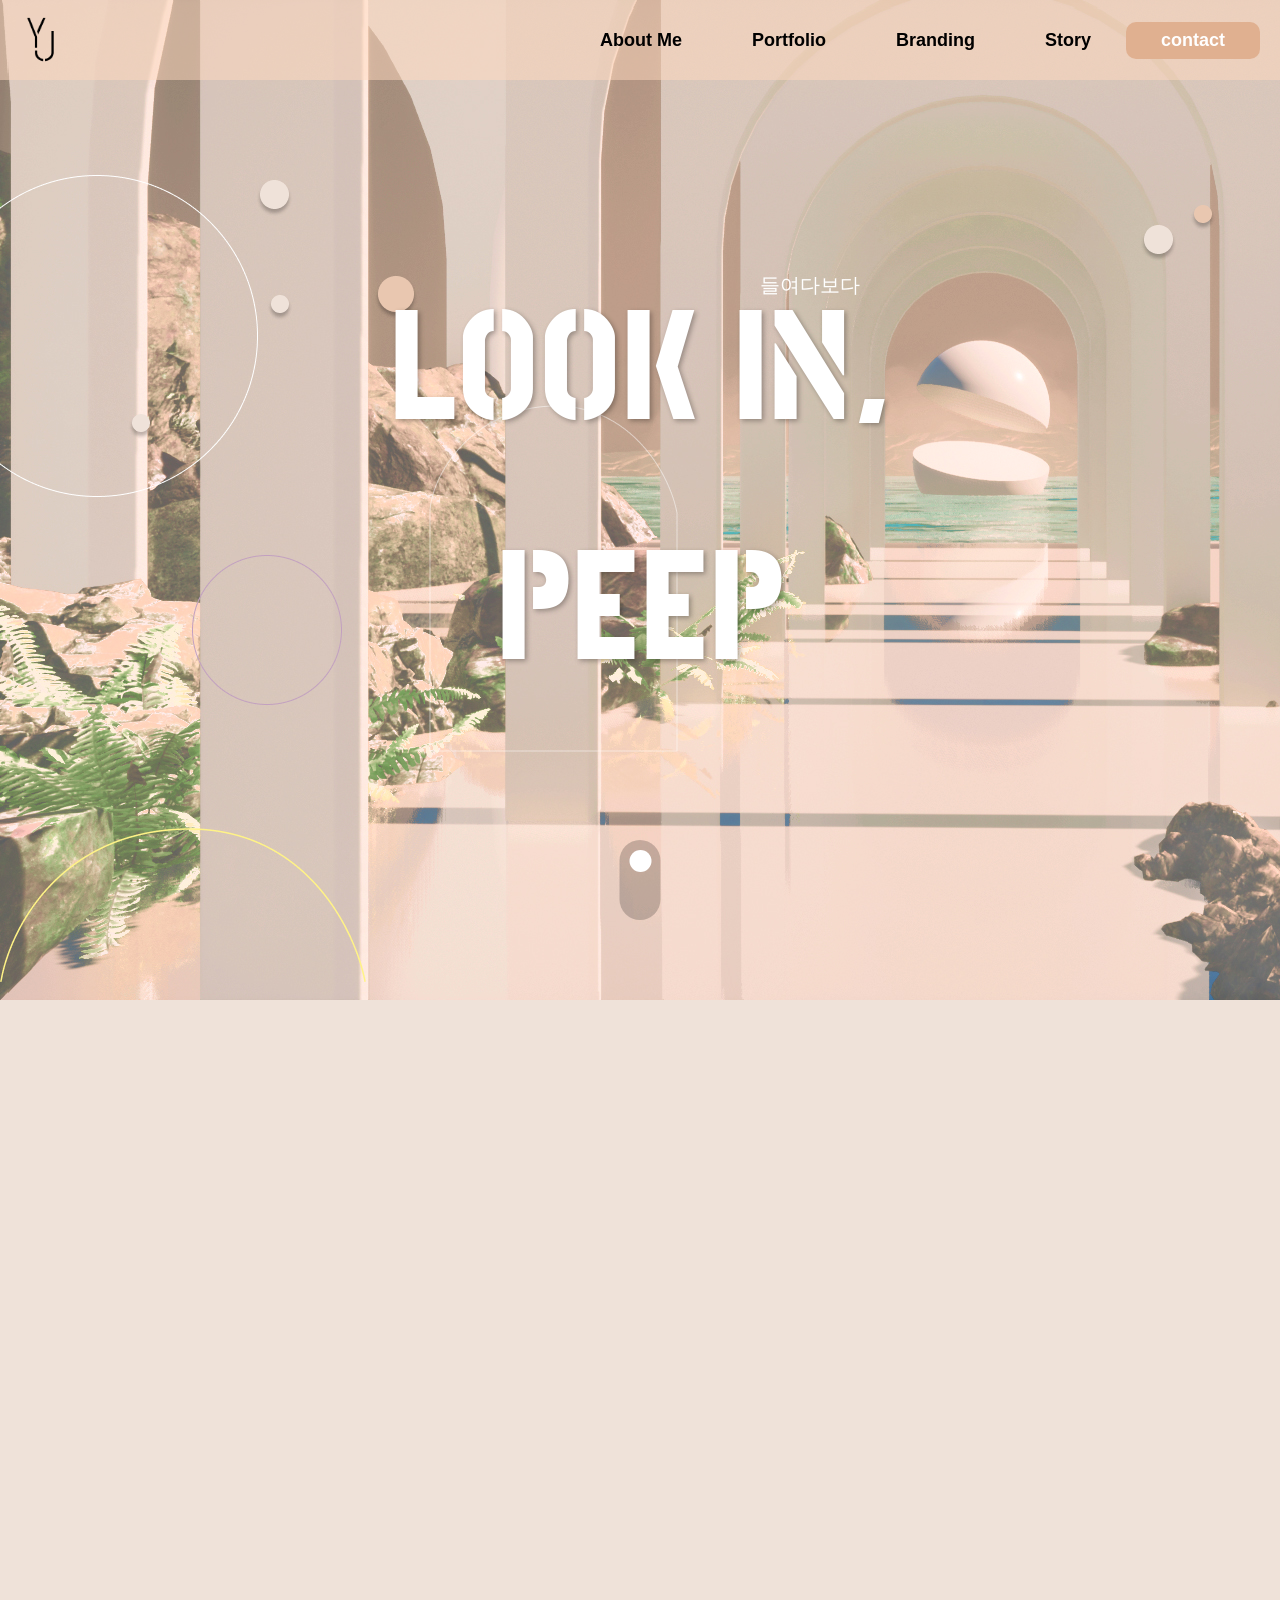
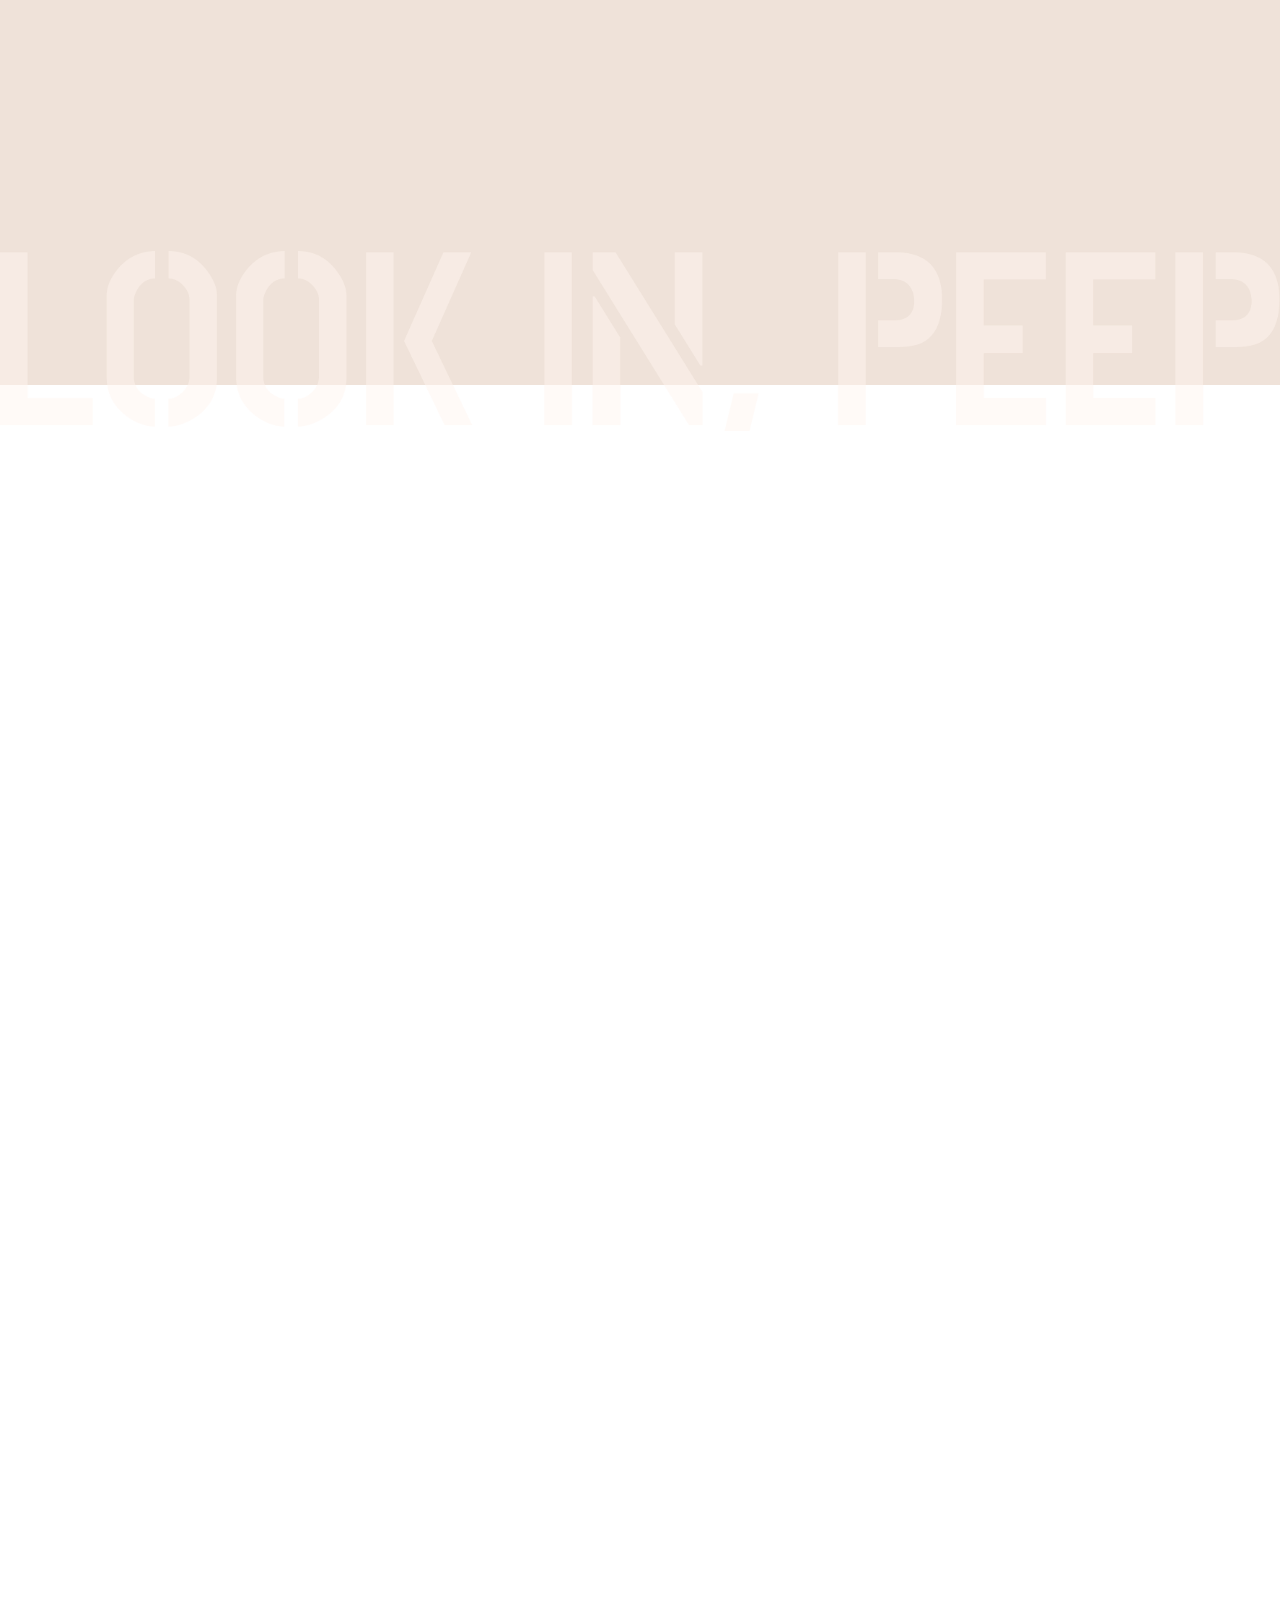
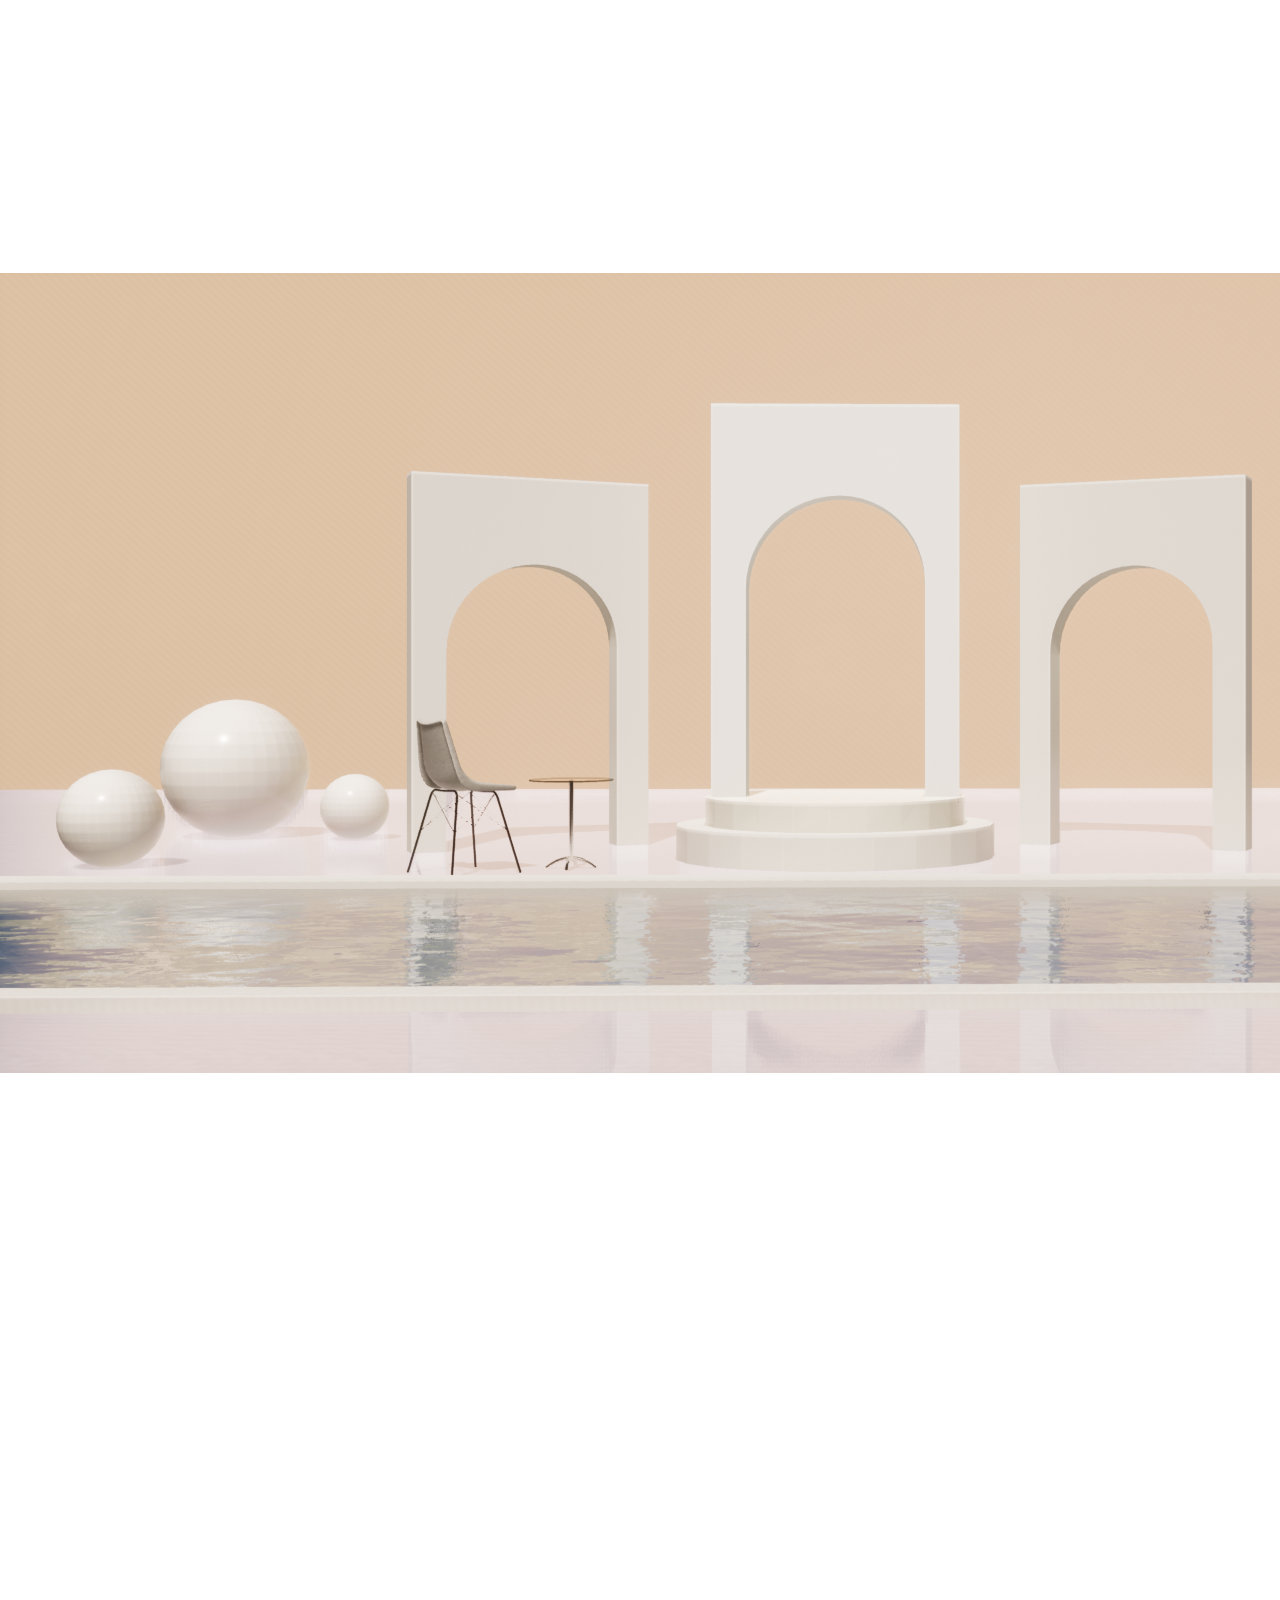
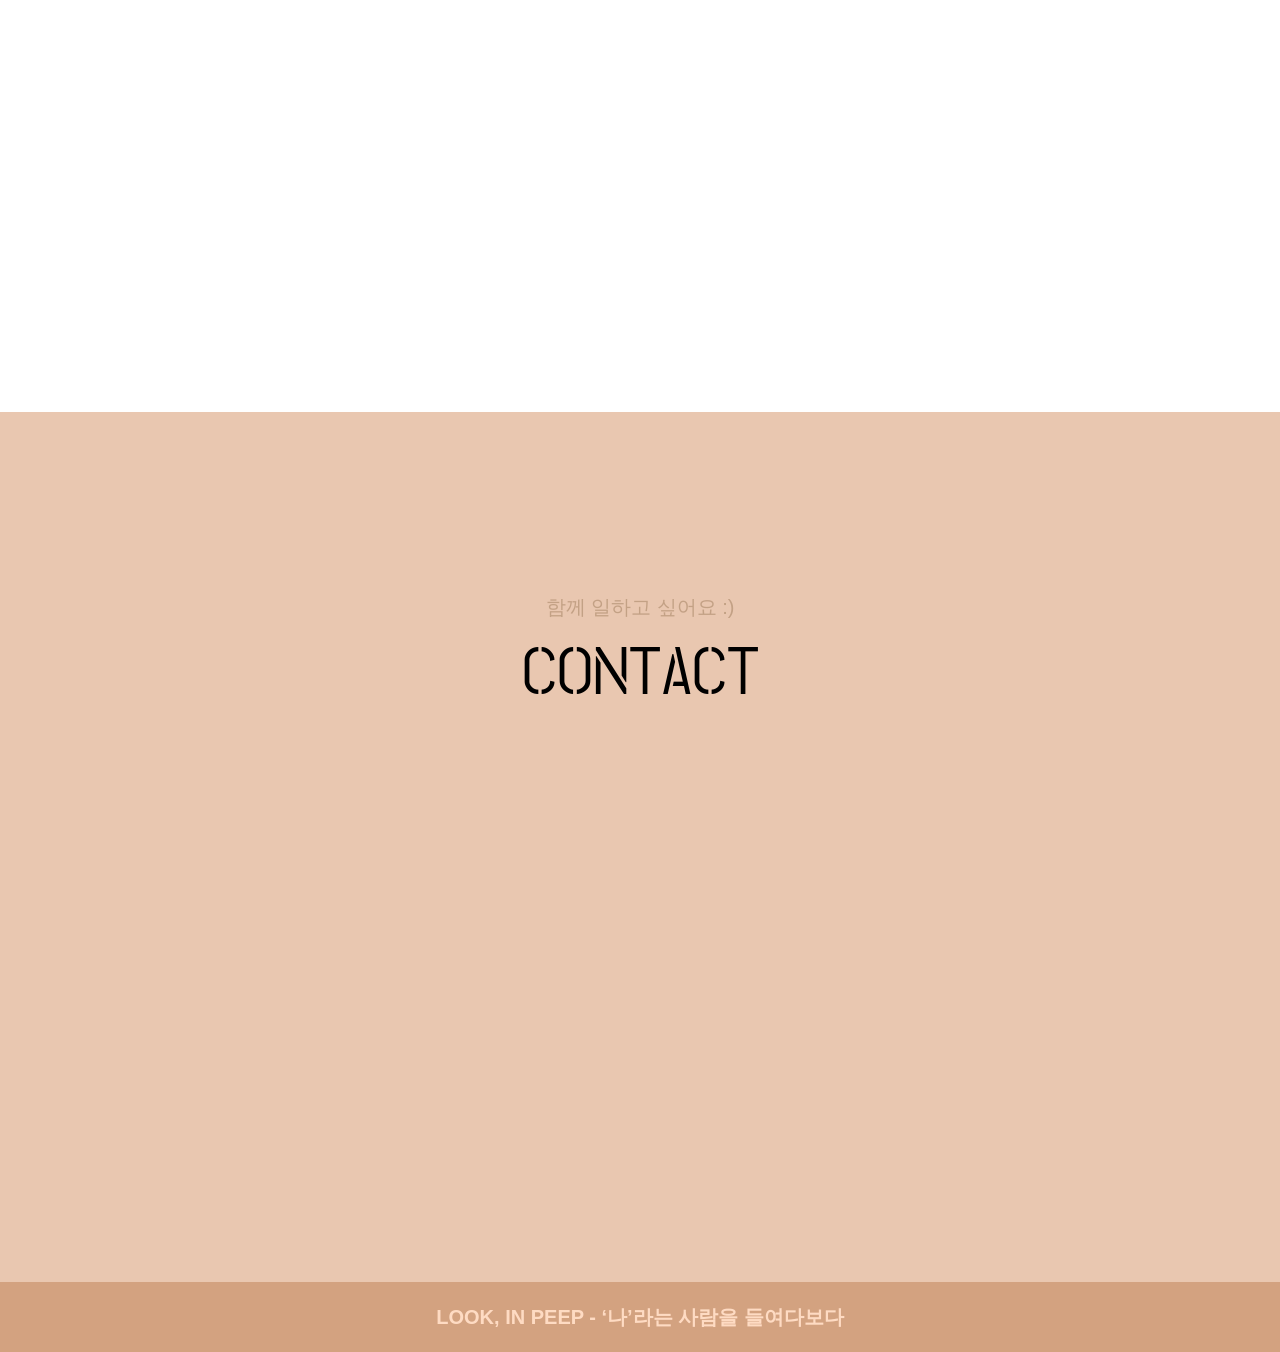
<file: index.html>
<!DOCTYPE html>
<html lang="ko">
  <head>
    <meta charset="UTF-8" />
    <meta http-equiv="X-UA-Compatible" content="IE=edge" />
    <meta name="viewport" content="width=device-width, initial-scale=1.0" />
    <title>Look In, PeeP</title>

    <link rel="stylesheet" href="./css/aos.css" />
    <link rel="stylesheet" href="./css/reset.css" />
    <link rel="stylesheet" href="./css/slick.css" />
    <link rel="stylesheet" href="./css/style.css" />

    <link rel="icon" href="./favicon.ico" type="image/x-icon" sizes="16x16" />

    <script src="./js/loading.js" defer></script>
    <script src="./js/mouse.js" defer></script>
    <script src="./js/jquery-3.3.1.min.js"></script>
    <script src="./js/aos.js"></script>
    <script src="./js/slick.min.js"></script>
    <script src="./js/script.js"></script>
    <script src="./js/script-more.js"></script>

    <meta
      name="naver-site-verification"
      content="67d83409f04881b9aa21c3d822371bcecfa0131a"
    />
  </head>

  <body>
    <!-- 버튼 -->
    <a href="#container" class="skip hidden">본문 바로가기</a>
    <button class="btn-top" type="button">
      <div class="hidden">TOP</div>
    </button>
    <!-- 마우스스타일 -->
    <div class="cursor"></div>
    <div class="follower"></div>

    <header id="header">
      <div class="inner">
        <nav>
          <h1 class="logo">
            <a href="#"><i class="hidden">YJ</i></a>
          </h1>
          <ul class="gnb">
            <li><a href="#sec1">About Me</a></li>
            <li><a href="#sec2">Portfolio</a></li>
            <li><a href="#sec3">Branding</a></li>
            <li><a href="#sec4">Story</a></li>
            <li><a href="#sec5">contact</a></li>
          </ul>
        </nav>
      </div>
    </header>

    <main id="container">
      <section class="visual">
        <div class="obj-wrap">
          <div class="obj1"></div>
          <div class="obj2"></div>
          <div class="obj3"></div>
          <div class="obj4"></div>
          <div class="obj5"></div>
        </div>
        <div class="inner">
          <div class="visual-title">
            <p
              data-aos="fade-up"
              data-aos-duration="5000"
              data-aos-delay="2000"
            >
              들여다보다
            </p>
            <h2
              data-aos="zoom-in-up"
              data-aos-duration="8000"
              data-aos-delay="1400"
            >
              LOOK IN, PEEP
            </h2>
            <strong
              data-aos="fade-down"
              data-aos-duration="5000"
              data-aos-delay="1000"
              >직접뛰는 디자이너 김예진입니다.</strong
            >
          </div>
          <span></span>
        </div>
      </section>

      <section class="about-me" id="sec1">
        <div class="inner">
          <div class="title-box" data-aos="fade-up" data-aos-duration="1000">
            <p>반갑습니다. 김예진이라고 합니다.</p>
            <h2>ABOUT ME</h2>
          </div>
          <div
            class="about-title"
            data-aos="fade-down"
            data-aos-duration="2000"
          >
            <div class="about-title-01">
              <div>
                <p>#설계</p>
                <p>#기획</p>
                <p>#인테리어</p>
                <p>#디자인</p>
              </div>
              <h3>
                사용자의 입장에서 <strong>공감</strong>하는<br />디자이너 김예진
                입니다 :)
              </h3>
              <figure>
                <img src="./img/about-me/id-picture.jpg" alt="" />
              </figure>
            </div>

            <div class="about-title-02">
              <section>
                <h4>ABOUT ME</h4>
                <ul>
                  <li><strong>김예진</strong></li>
                  <li>2000.02.19</li>
                  <li>010-3199-0358</li>
                  <li>고양시 삼송로136번길</li>
                  <li>kyz0219@naver.com</li>
                </ul>
              </section>
              <section>
                <h4>CERTIFICATE</h4>
                <ul>
                  <li>2019.05 ITQ</li>
                  <li>2022.09 운전면허 2종보통</li>
                  <li>2022.12 바리스타2급</li>
                </ul>
              </section>
              <section>
                <h4>EDUCATION</h4>
                <ul>
                  <li>2018.02 실내디자인 전문대학 입학</li>
                  <li>2020.01 마포구 건축사무소 입사</li>
                  <li>2020.02 실내디자인 전문대학 졸업</li>
                  <li>2022.06 마포구 건축사무소 퇴사</li>
                  <li>2022.09 프리랜서 & 수강생</li>
                </ul>
              </section>
              <section>
                <h4>PROGRAM USE</h4>
                <ul>
                  <li><img src="./img/about-me/Group 1.png" alt="cad" /></li>
                  <li><img src="./img/about-me/Group 2.png" alt="skp" /></li>
                  <li><img src="./img/about-me/Group 3.png" alt="tw" /></li>
                  <li><img src="./img/about-me/Group 4.png" alt="vray" /></li>
                  <li><img src="./img/about-me/Group 5.png" alt="html" /></li>
                  <li><img src="./img/about-me/Group 6.png" alt="css" /></li>
                  <li><img src="./img/about-me/Group 7.png" alt="js" /></li>
                  <li><img src="./img/about-me/Group 8.png" alt="jquery" /></li>
                  <li><img src="./img/about-me/Group 9.png" alt="ps" /></li>
                  <li><img src="./img/about-me/Group 10.png" alt="ai" /></li>
                  <li><img src="./img/about-me/Group 11.png" alt="id" /></li>
                </ul>
              </section>
            </div>
          </div>
        </div>
        <p class="backtxt">
          <img src="./img/about-me/LOOK IN, PEEP.png" alt="" />
        </p>
      </section>
      <section class="portfolio" id="sec2">
        <!-- 팝업창 -->
        <!-- <div class="dim"></div>
            <div class="popup">

                <button type="button" class="btn-close">close</button>
            </div> -->
        <div class="title-box" data-aos="fade-up">
          <p>결과물을 모아모아</p>
          <h2>PORTFOLIO</h2>
        </div>
        <div class="portfolio-main">
          <ul class="portfolio-list">
            <li data-aos="fade-up" data-aos-duration="2000">
              <div>
                <h3>인테리어</h3>
                <p>실내디자인 전공 실력</p>
                <a href="./more.html" class="port-link" data-index="0"
                  >구경하기 ></a
                >
              </div>
              <img src="./img/portfolio/interior.png" alt="인테리어" />
            </li>

            <li
              data-aos="fade-up"
              data-aos-duration="2000"
              data-aos-delay="500"
            >
              <div>
                <h3>건축설계</h3>
                <p>종합건축사무소 성과품</p>
                <a href="./more.html" class="port-link" data-index="1"
                  >구경하기 ></a
                >
              </div>
              <img src="./img/portfolio/architectural.png" alt="건축" />
            </li>

            <li data-aos="fade-up" data-aos-duration="2000">
              <div>
                <h3>프리랜서 활동</h3>
                <p>같이 일하고 싶은 사람</p>
                <a href="./more.html" class="port-link" data-index="2"
                  >구경하기 ></a
                >
              </div>
              <img src="./img/portfolio/freelance.png" alt="프리랜서" />
            </li>

            <li
              data-aos="fade-up"
              data-aos-duration="2000"
              data-aos-delay="500"
            >
              <div>
                <h3>UI/UX 디자인</h3>
                <p>배움을 다시 시작하다</p>
                <a href="./more.html" class="port-link" data-index="3"
                  >구경하기 ></a
                >
              </div>
              <img src="./img/portfolio/webdesign.jpg" alt="웹디자인" />
            </li>
          </ul>
        </div>
        <div
          class="portfolio-simple"
          data-aos="fade-up"
          data-aos-duration="2000"
        >
          <h3>SIMPLE VIEW</h3>
          <div class="slide-wrap">
            <div class="portfolio-slide">
              <div><img src="./img/portfolio/view1.jpg" alt="sara" /></div>
              <div>
                <img src="./img/portfolio/view2.jpg" alt="yes, go more re" />
              </div>
              <div>
                <img src="./img/portfolio/view3.jpg" alt="yes, go more re" />
              </div>
              <div><img src="./img/portfolio/view4.jpg" alt="bar" /></div>
              <div><img src="./img/portfolio/view5.jpg" alt="office" /></div>
            </div>
            <a href="#" class="btn-prev"><i class="hidden">이전</i></a>
            <a href="#" class="btn-next"><i class="hidden">다음</i></a>
          </div>
        </div>
      </section>
      <section class="branding" id="sec3">
        <div class="title-box" data-aos="fade-up" data-aos-duration="1000">
          <p>포트폴리오를 위해 생각한 것들</p>
          <h2>BRANDING</h2>
        </div>
        <div class="branding-title">
          <div
            class="branding-title-memo"
            data-aos="fade-left"
            data-aos-duration="1500"
          >
            <p>김예진이라는 사람을 들여다 보세요</p>
            <h4>김예진의 포트폴리오</h4>
            <strong>개인 포트폴리오 사이트 디자인</strong>
            <!-- <img src="./img/branding/memo.jpg" alt=""> -->
          </div>
        </div>
        <div class="branding-icon">
          <div class="inner">
            <ul>
              <li data-aos="fade-right" data-aos-duration="1000">
                <div class="gif-icon1"></div>
                <p>
                  포트폴리오는 ‘나’라는 사람을 소개하고 <br />어필하는 매체이다.
                </p>
              </li>
              <li
                data-aos="fade-right"
                data-aos-duration="1000"
                data-aos-delay="500"
              >
                <div class="gif-icon2"></div>
                <p>
                  그 사람의 모습이 가장 잘 드러나는 공간은 <br />개인적인
                  공간(room)일 것이다.
                </p>
              </li>
              <li
                data-aos="fade-right"
                data-aos-duration="1000"
                data-aos-delay="1000"
              >
                <div class="gif-icon3"></div>
                <p>
                  ‘방 문’에 모티브를 얻어 부드러우면서 안정적인 <br />들어가는
                  통로같은 아치형태를 얻었다.
                </p>
              </li>
            </ul>
          </div>
        </div>
        <div
          class="branding-color"
          data-aos="fade-down"
          data-aos-duration="1000"
        >
          <div class="inner">
            <ul>
              <li>
                <strong>따듯한</strong>
                <figure><img src="./img/branding/color1.png" alt="" /></figure>
                <p>#EFE2D9</p>
              </li>
              <li>
                <strong>안정적인</strong>
                <figure><img src="./img/branding/color2.png" alt="" /></figure>
                <p>#E9C7B0</p>
              </li>
              <li>
                <strong>몽환적인</strong>
                <figure><img src="./img/branding/color3.png" alt="" /></figure>
                <p>#B174BE</p>
              </li>
            </ul>
          </div>
        </div>
        <div
          class="branding-result"
          data-aos="fade-down"
          data-aos-duration="1000"
        >
          <div class="inner">
            <h5>LOOK IN, PEEP</h5>
            <p>‘나’라는 사람을 들여다 보다</p>
          </div>
        </div>
      </section>

      <section class="story" id="sec4">
        <div class="title-box" data-aos="fade-up" data-aos-duration="600">
          <p>김예진을 더 알고싶다면</p>
          <h2>STORY</h2>
        </div>
        <div class="storyback" data-aos="fade-up" data-aos-duration="1500">
          <div class="decoration">
            <img src="./img/story/decoration-c1c1.png" alt="" />
          </div>
          <div class="verticaltxt">
            <p class="text1" data-aos="flip-right" data-aos-delay="800">
              저는 이런 사람입니다
            </p>
            <p class="text2" data-aos="flip-right">디자인은 기본이죠</p>
            <p class="text3" data-aos="flip-right">
              세상에 모든걸 배우고 싶어요
            </p>
            <p class="text4" data-aos="flip-right">배움은 끝이없다</p>
          </div>

          <div class="story-con story-like" data-aos="fade-up">
            <h3 data-aos="flip-left" data-aos-delay="300">좋아해요</h3>
            <ul>
              <li>
                <figure>
                  <img src="./img/story/like-music.png" alt="해드셋" />
                </figure>
                <dl>
                  <dt>감성 인디밴드</dt>
                  <dd>
                    독특한 멜로디와 가사에 집중합니다. <br />옥상달빛 노래를
                    가장 즐겨들어요.
                  </dd>
                </dl>
              </li>
              <li>
                <figure>
                  <img src="./img/story/like-book.png" alt="책" />
                </figure>
                <dl>
                  <dt>자기개발서</dt>
                  <dd>
                    타인의 경험과 그가 생각해낸 결과를 듣고 <br />공감하는 것을
                    좋아해요.
                  </dd>
                </dl>
              </li>
              <li>
                <figure><img src="./img/story/like-tea.png" alt="컵" /></figure>
                <dl>
                  <dt>캐모마일</dt>
                  <dd>
                    식물의 말린 꽃을 우려낸차인데 <br />치료능력이 있어서 잠이
                    안올때 즐겨마셔요.
                  </dd>
                </dl>
              </li>
            </ul>
          </div>
          <div class="story-con story-doing" data-aos="fade-up">
            <h3 data-aos="flip-left" data-aos-delay="300">하고있어요</h3>
            <ul>
              <li>
                <figure><img src="./img/story/doing-swim.png" alt="" /></figure>
                <dl>
                  <dt>수영</dt>
                  <dd>
                    건강한 운동생활도 필수입니다! <br />숨이 턱까지 차오를때
                    기분이 벅차죠
                  </dd>
                </dl>
              </li>
              <li>
                <figure>
                  <img src="./img/story/doing-bread.png" alt="" />
                </figure>
                <dl>
                  <dt>제과·제빵</dt>
                  <dd>
                    지금은 학원에서 배우고있지만 <br />홈베이킹으로 따듯한
                    선물을 해주고 싶어요.
                  </dd>
                </dl>
              </li>
              <li>
                <figure>
                  <img src="./img/story/doing-mouse.png" alt="" />
                </figure>
                <dl>
                  <dt>프로그램 실력 향상</dt>
                  <dd>
                    프리랜서 일을 하거나 새로운 기술을 배우며 <br />시간이 나면
                    가상의 프로젝트를 해요.
                  </dd>
                </dl>
              </li>
            </ul>
          </div>
          <div class="story-con story-do" data-aos="fade-up">
            <h3 data-aos="flip-left" data-aos-delay="300">할거예요</h3>
            <ul>
              <li>
                <figure><img src="./img/story/do-4d.png" alt="" /></figure>
                <dl>
                  <dt>CINEMA 4D</dt>
                  <dd>
                    그림이나 말로 설명하기 어려운 느낌을 <br />시각화해서
                    공유하고 싶어요.
                  </dd>
                </dl>
              </li>
              <li>
                <figure><img src="./img/story/do-land.png" alt="" /></figure>
                <dl>
                  <dt>조경 기능사</dt>
                  <dd>
                    아름다운 공간, 친근한 공간을 위해선 <br />조경이 빠질순 없죠
                  </dd>
                </dl>
              </li>
              <li>
                <figure><img src="./img/story/do-color.png" alt="" /></figure>
                <dl>
                  <dt>컬러리스트</dt>
                  <dd>
                    가장먼저 인지되는 컬러로서의 느낌을 <br />부드럽게 전달하고
                    싶어요
                  </dd>
                </dl>
              </li>
            </ul>
          </div>
          <div class="gif-icon4"></div>
        </div>
      </section>
      <section class="contact" id="sec5">
        <div class="inner">
          <div class="contact-txt">
            <div class="title-box">
              <p>함께 일하고 싶어요 :)</p>
              <h2>CONTACT</h2>
            </div>
            <div data-aos="zoom-in">
              <img src="./img/contact/me.png" alt="미모티콘" />
              <p>E-mail. kyz0219@naver.com</p>
              <p>insta. kim_jin0219</p>
            </div>
          </div>
        </div>
      </section>
    </main>
    <footer id="footer">
      <div class="inner">
        <p>LOOK, IN PEEP - ‘나’라는 사람을 들여다보다</p>
      </div>
    </footer>
  </body>
</html>
</file>
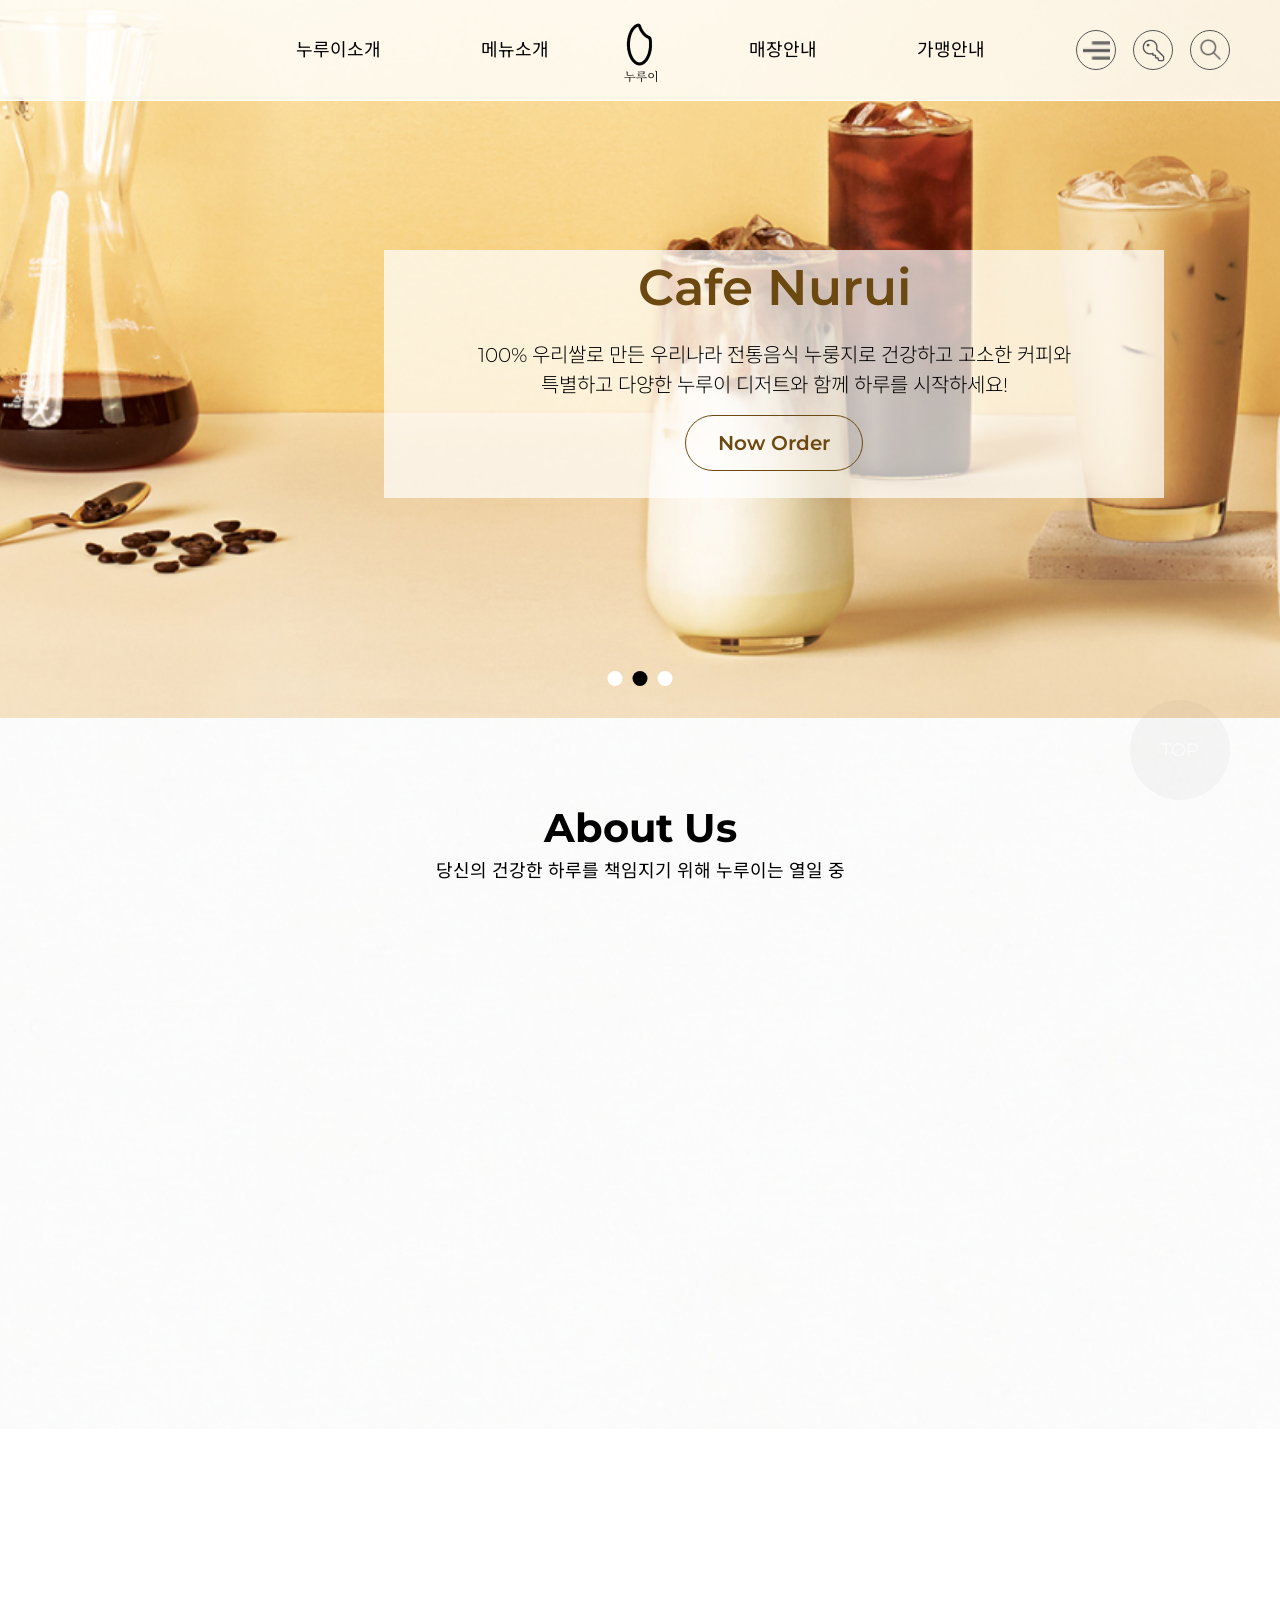
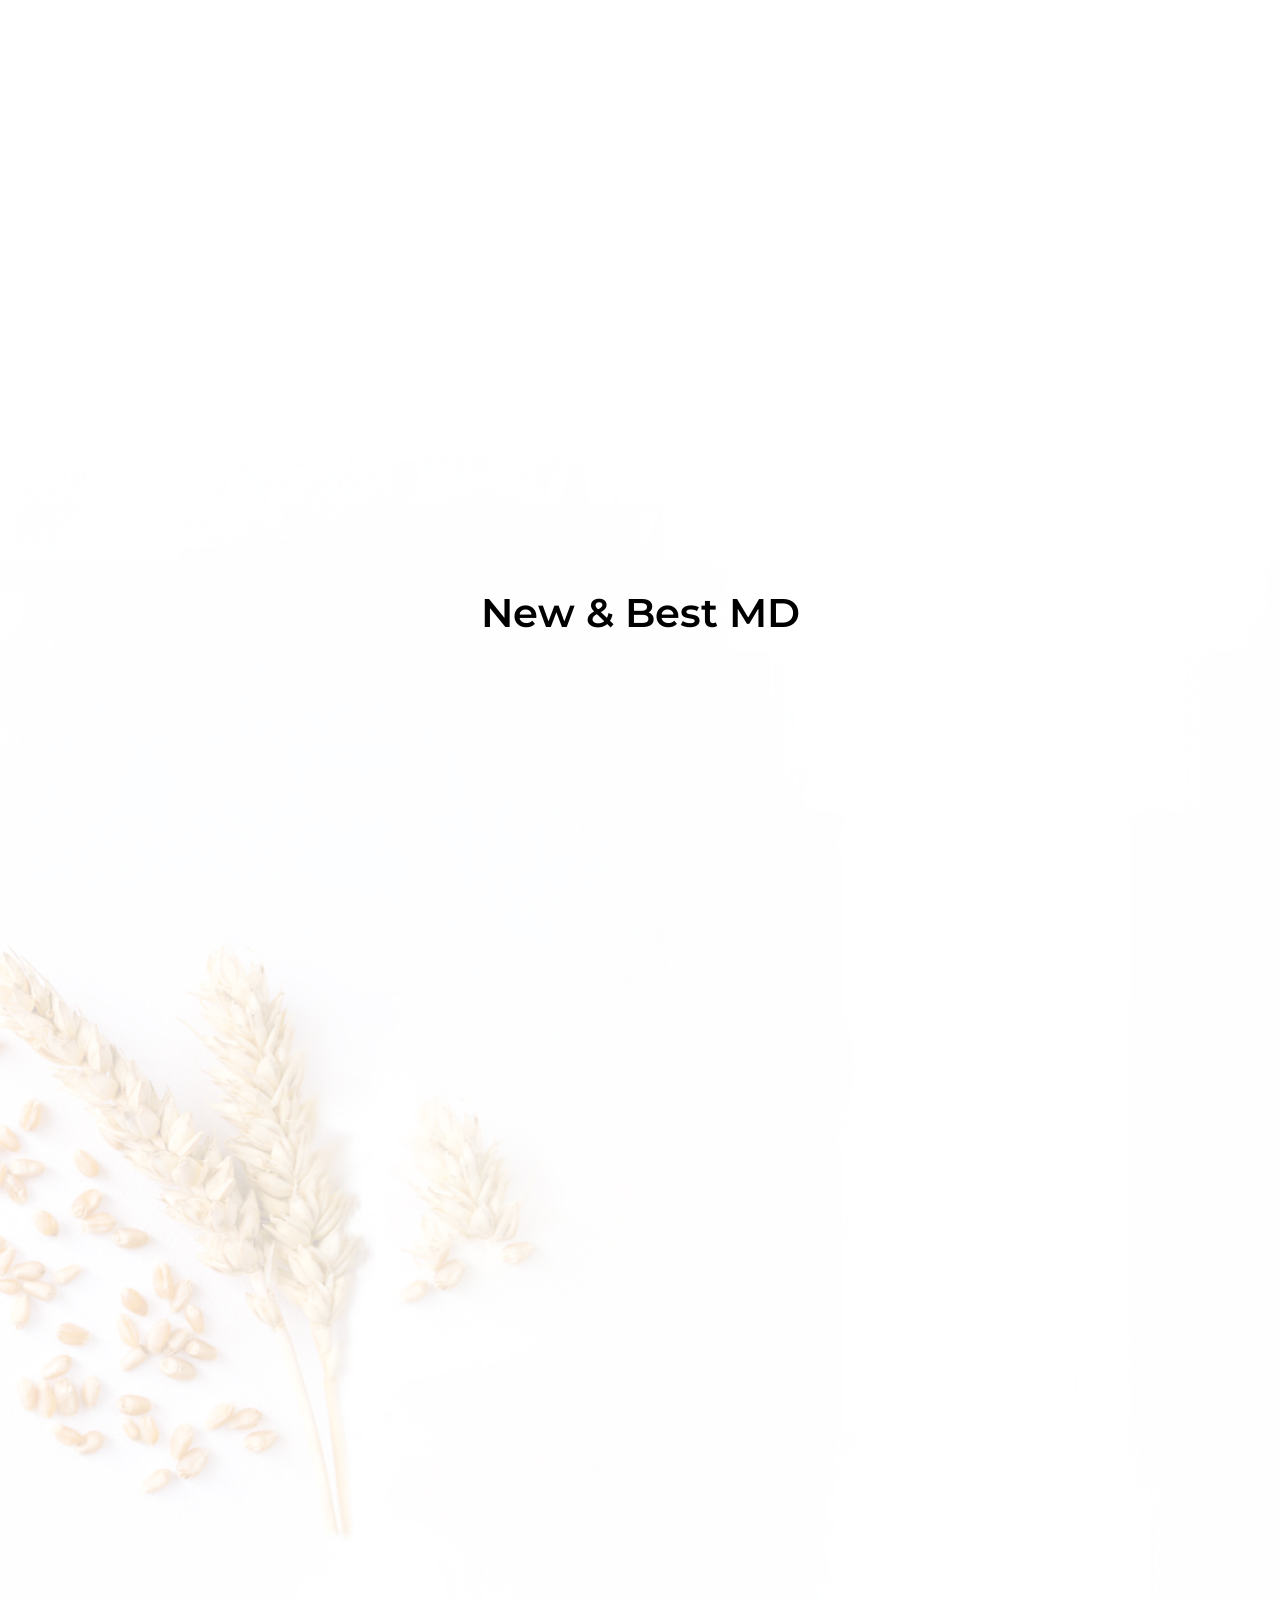
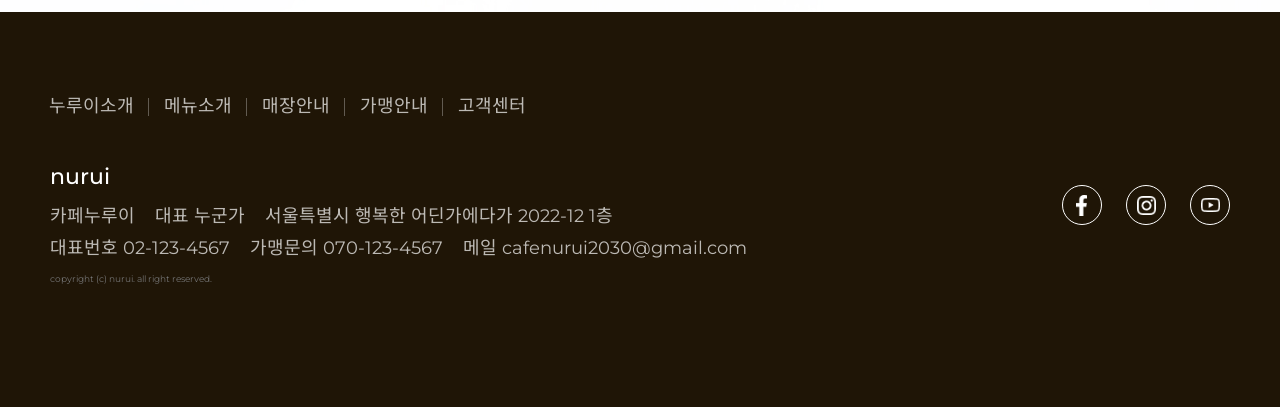
<file: portfolio/cafenurui/index.html>
<!DOCTYPE html>
<html lang="ko">

<head>
    <meta charset="UTF-8">
    <meta http-equiv="X-UA-Compatible" content="IE=edge">
    <meta name="viewport" content="width=device-width, initial-scale=1.0">
    <title>Cafe Nurui</title>
    <link rel="stylesheet" href="./css/aos.css" /><!-- 12.27 스크롤효과 -->
    <link rel="stylesheet" href="css/reset.css">
    <link rel="stylesheet" href="css/slick.css"> <!-- 12.28슬라이드 효과 -->
    <link rel="stylesheet" href="css/style.css">

    <link rel="icon" href="./favicon/favicon.ico" type="image/x-icon" sizes="16x16">

    <script src="./js/jquery-3.6.2.min.js"></script>
    <script src="js/jquery-3.3.1.min.js"></script><!-- 12.28슬라이드 효과 -->
    <script src="./js/aos.js"></script><!-- 12.27 스크롤효과 -->
    <script src="js/slick.min.js"></script><!-- 12.28슬라이드 효과 -->
    <script src="./js/script.js"></script>
</head>

<body>
    <a href="#container" class="skip hidden">본문 바로가기</a>
    <button class="btn-top" type="button">TOP</button>
    <header id="header">
        <div class="inner">
            <nav>
                <h1 class="logo"><a href="#"><i class="hidden">nurui</i></a></h1>
                <ul class="gnb">
                    <li><a href="#">누루이소개</a></li>
                    <li><a href="#">메뉴소개</a></li>
                    <li><a href="#">매장안내</a></li>
                    <li><a href="#">가맹안내</a></li>
                </ul>
                <div class="topmenu">
                    <a href="#" class="menu"><i class="hidden">menu</i></a>
                    <a href="#" class="login"><i class="hidden">login</i></a>
                    <a href="#" class="search"><i class="hidden">search</i></a>
                </div>
            </nav>
        </div>
    </header>

    <main id="container">

        <section class="visual">
            <!-- 12.28슬라이드 효과 -->
            <div class="slide-wrap">
                <div class="slide">
                    <div><img src="./img/메인이미지 작업중 1.jpg" alt=""></div>
                    <div><img src="./img/item-f2.jpg" alt=""></div>
                    <div><img src="./img/item-f1.jpg" alt=""></div>
                </div>
            </div>

            <ul class="paging"></ul>
            <div class="visual-title" data-aos="myAni">
                <h2>Cafe Nurui</h2>
                <p>100% 우리쌀로 만든 우리나라 전통음식 누룽지로
                    건강하고 고소한 커피와 특별하고 다양한 누루이 디저트와 함께
                    하루를 시작하세요!
                </p>
                <a href="#" class="btn">Now Order</a>
            </div>
        </section>


        <section class="about">
            <div class="inner">
                <h3 class="section-title">About Us</h3>
                <p>당신의 건강한 하루를 책임지기 위해 누루이는 열일 중</p>
                <div class="about-list-wrap">
                    <ul class="about-list" data-aos="flip-right">
                        <li>
                            <figure><img src="./img/누루이캐릭터/농사짓는.png" alt=""></figure>
                            <p>엄선한 <strong>생산부터</strong></p>
                        </li>
                        <li>
                            <figure><img src="./img/누루이캐릭터/밥짓는.png" alt=""></figure>
                            <p>건강함을 추구하며 <strong>제조하고</strong></p>
                        </li>
                        <li>
                            <figure><img src="./img/누루이캐릭터/알바생누루이.png" alt=""></figure>
                            <p>행복한 사람들과 <strong>만들고</strong></p>
                        </li>
                        <li>
                            <figure><img src="./img/누루이캐릭터/커피받은.png" alt=""></figure>
                            <p>소중한 사람에게 닿기까지</p>
                        </li>
                    </ul>
                </div>

                <a href="#" class="btn" data-aos="zoom-in">Work With Us</a>
            </div>
        </section>


        <section class="item">
            <div class="signature" data-aos="fade-left">
                <figure><img src="./img/item-f1.jpg" alt="커피사진1"></figure>
                <div class="signature-title">
                    <dl>
                        <dt>SIGNATURE</dt>
                        <dd>누루이 감성과 특별함을 듬뿍 담아낸, 구수하면서
                            건강한 오직 누루이에서만 맛볼 수 있는 시그니처 음료</dd>
                        <dd><a href="#" class="btn">More View</a></dd>
                    </dl>
                </div>
            </div>

            <div class="present" data-aos="fade-right">
                <figure><img src="./img/item-f2.jpg" alt="커피사진2"></figure>
                <div class="present-title">
                    <dl>
                        <dt>PRESENT</dt>
                        <dd>한 줌의 곡물이 맛있는 식사가 되고, 특별한 농장에서
                            당신의 특별한 사람으로 전달되기까지</dd>
                        <dd>
                            <a href="#" class="btn">More View</a>
                        </dd>
                    </dl>
                </div>
            </div>

        </section>


        <section class="md">
            <div class="inner">
                <div class="md-title">
                    <h4>New & Best MD</h4>
                    <ul class="best" data-aos="fade-down">
                        <li>
                            <figure><img src="./img/md-1.jpg" alt="떡국사진"></figure>
                            <dl class="best-info-1">
                                <dt>2023에도 누루이와 함께 따뜻한 설날 보내세요!</dt>
                                <dd>한 줌의 곡물이 맛있는 식사가 되고, 특별한 농장에서 당신의 특별한 사람으로 전달되기까지</dd>
                            </dl>
                        </li>
                        <li>
                            <figure><img src="./img/md-2.jpg" alt="아이스크림"></figure>
                            <dl class="best-info-2">
                                <dt>바디감이 가득한 곡물 아이스크림!</dt>
                                <dd>시원하게 건강한 당신을 위해</dd>
                            </dl>
                        </li>

                    </ul>

                    <ul class="sub" data-aos="fade-down">
                        <li>
                            <a href="#">
                                <figure><img src="./img/md-3.jpg" alt="곡물종이포장"></figure>
                                <p>엄선한 누루이의 곡물을 직접 만나기</p>
                            </a>
                        </li>
                        <li>
                            <a href="#">
                                <figure><img src="./img/md-4.jpg" alt="누룽지"></figure>
                                <p>바삭 고소한 누룽이 튀김 맛보기</p>
                            </a>
                        </li>
                        <li>
                            <a href="#">
                                <figure><img src="./img/md-5.jpg" alt="곡물원통포장"></figure>
                                <p>한끼식사에 건강함을 더해줄 소중한 선물 구경하기</p>
                            </a>
                        </li>
                        <li>
                            <a href="#">
                                <figure><img src="./img/md-6.jpg" alt="밥솥"></figure>
                                <p>집에서도 만들수 있는 누룽지기계 사러가기</p>
                            </a>
                        </li>
                    </ul>
                    <a href="#" class="btn" data-aos="zoom-in">More View</a>
                </div>
            </div>
        </section>

    </main>

    <!-- s: footer -->
    <footer id="footer">
        <div class="inner">
            <ul class="foot-link">
                <li><a href="#">누루이소개</a></li>
                <li><a href="#">메뉴소개</a></li>
                <li><a href="#">매장안내</a></li>
                <li><a href="#">가맹안내</a></li>
                <li><a href="#">고객센터</a></li>
            </ul>
            <div class="foot-content">
                <address>
                    <p>nurui</p>
                    <ul class="foot-content-con">
                        <li>카페누루이</li>
                        <li>대표 누군가</li>
                        <li>서울특별시 행복한 어딘가에다가 2022-12 1층</li>
                    </ul>
                    <ul class="foot-content-com">
                        <li>대표번호 02-123-4567</li>
                        <li>가맹문의 070-123-4567</li>
                        <li>메일 cafenurui2030@gmail.com </li>
                    </ul>
                    <p class="links">copyright (c) nurui. all right reserved.</p>
                </address>
                <ul class="sns-list">
                    <li><a href="#"><i class="hidden">facebook</i></a></li>
                    <li><a href="#"><i class="hidden">instagram</i></a></li>
                    <li><a href="#"><i class="hidden">yotube</i></a></li>
                </ul>
            </div>
        </div>
    </footer>
    <!-- e: footer -->

</body>

</html>
</file>
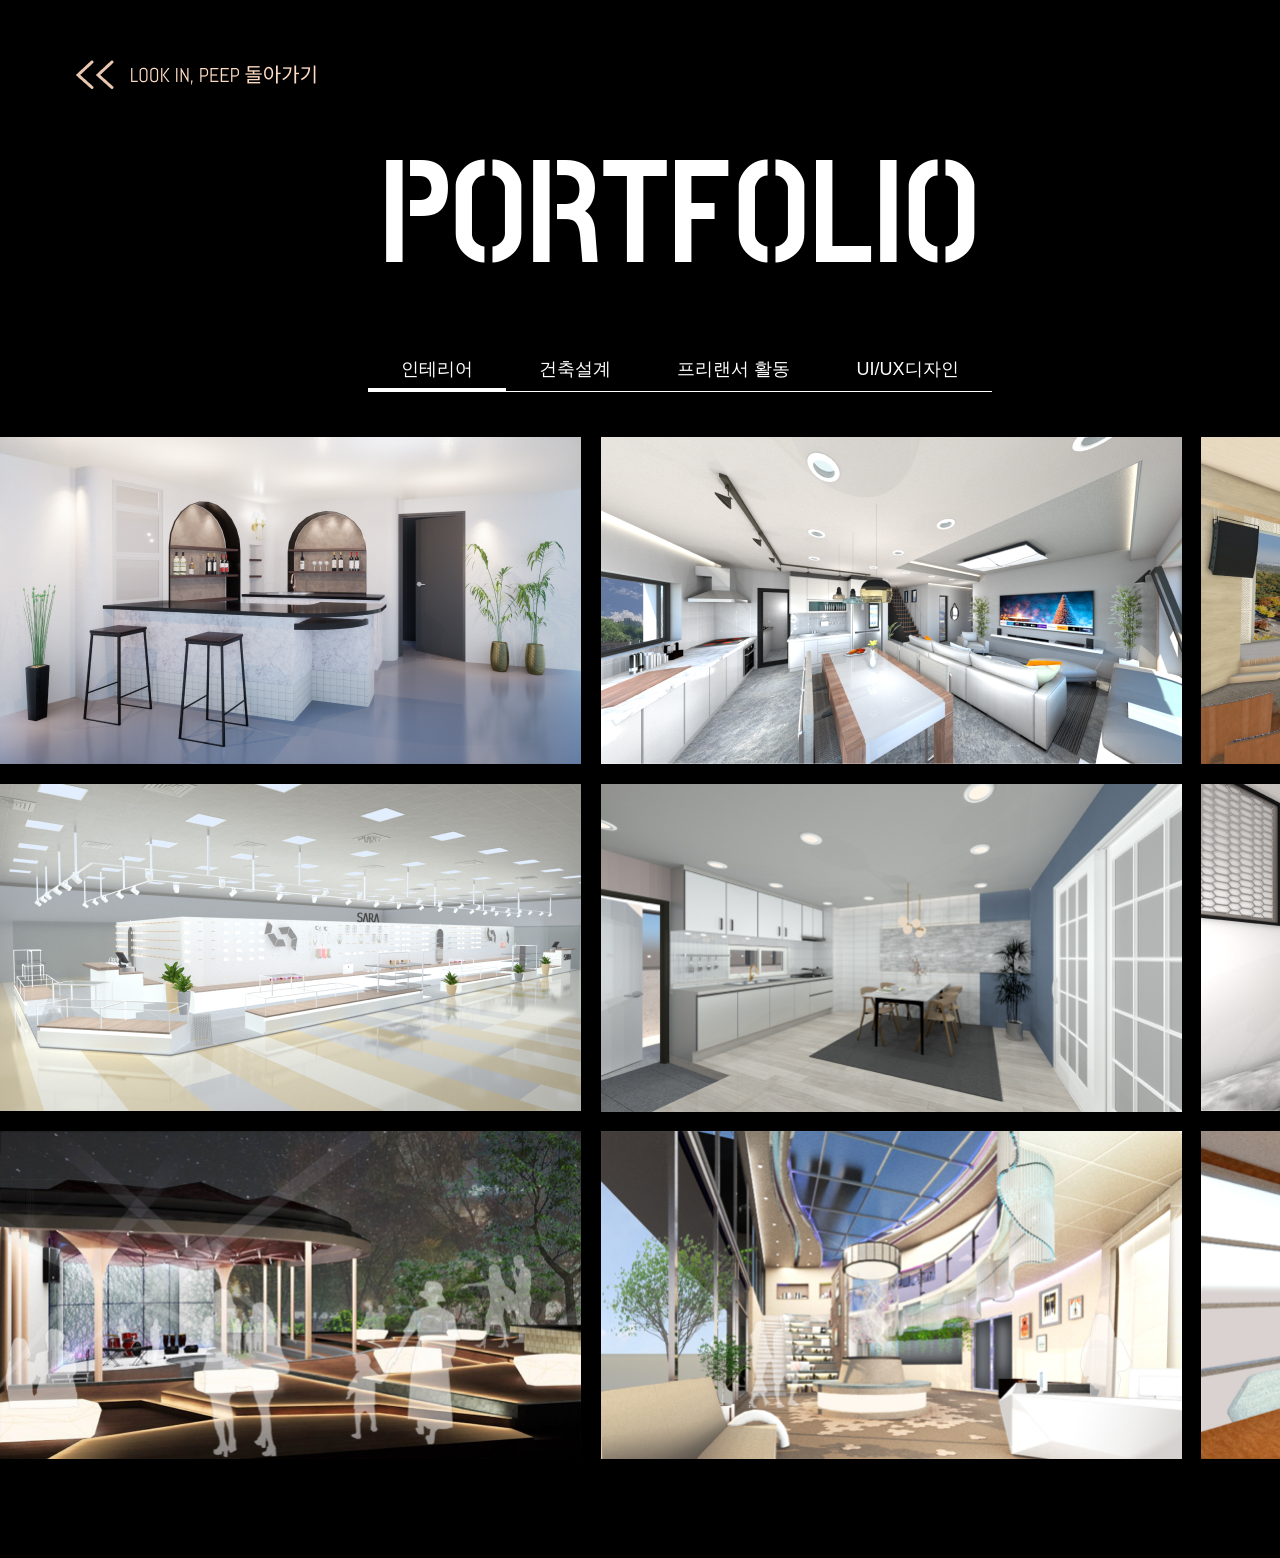
<file: more.html>
<!DOCTYPE html>
<html lang="ko">
  <head>
    <meta charset="UTF-8" />
    <meta http-equiv="X-UA-Compatible" content="IE=edge" />
    <meta name="viewport" content="width=device-width, initial-scale=1.0" />
    <title>YJ PORTFOLIO</title>

    <link rel="stylesheet" href="./css/reset.css" />
    <link rel="stylesheet" href="./css/aos.css" />
    <link rel="stylesheet" href="./css/style-more.css" />

    <link rel="icon" href="./favicon.ico" type="image/x-icon" sizes="16x16" />

    <script src="./js/loading.js" defer></script>
    <script src="./js/mouse.js" defer></script>
    <script src="./js/aos.js"></script>
    <script src="./js/jquery-3.3.1.min.js"></script>
    <script src="./js/script-more.js"></script>
  </head>

  <body>
    <!-- 마우스스타일 -->
    <div class="cursor"></div>
    <div class="follower"></div>

    <header id="header"></header>
    <main class="container2">
      <div class="backtopeep">
        <a href="./index.html">
          <img src="./img/more/backto.png" alt="돌아가기"
        /></a>
      </div>
      <div class="inner">
        <h2>PORTFOLIO</h2>
        <div class="tab">
          <div class="tab-menu">
            <a href="#content1">인테리어</a>
            <a href="#content2">건축설계</a>
            <a href="#content3">프리랜서 활동</a>
            <a href="#content4">UI/UX디자인</a>
          </div>
        </div>
      </div>
      <div class="tab-contents">
        <div id="content1" data-aos="myAni">
          <ul>
            <li>
              <figure>
                <img src="./img/more/interior/01.jpg" alt="가정용바" />
                <dl>
                  <dt>제주 호근동 가정용 바</dt>
                  <dd>#집에서 즐기는 바</dd>
                  <dd>#붙박이수납</dd>
                  <dd>#거실일부</dd>
                  <dd>#손님접대공간</dd>
                </dl>
              </figure>
            </li>
            <li>
              <figure>
                <img src="./img/more/interior/02.jpg" alt="501호투시도" />
                <dl>
                  <dt>염리동 다세대주택</dt>
                  <dd>#201호~501호</dd>
                  <dd>#501호 주인집</dd>
                  <dd>#채광좋은 집</dd>
                  <dd>#보조주방</dd>
                </dl>
              </figure>
            </li>
            <li>
              <figure>
                <img src="./img/more/interior/03.jpg" alt="일산병원강당" />
                <dl>
                  <dt>일산병원 강당 리모델링</dt>
                  <dd>#대강당</dd>
                  <dd>#삽입형 대형스크린</dd>
                  <dd>#밝게 리모델링</dd>
                  <dd>#곡선천장마감</dd>
                </dl>
              </figure>
            </li>
            <li>
              <figure>
                <img src="./img/more/interior/04.jpg" alt="SARA매장" />
                <dl>
                  <dt>백화점 신규브렌드 SARA</dt>
                  <dd>#트렌디함</dd>
                  <dd>#여성을 위한</dd>
                  <dd>#충분한 수납공간</dd>
                  <dd>#쇼케이스,거울 제안</dd>
                </dl>
              </figure>
            </li>
            <li>
              <figure>
                <img src="./img/more/interior/05.jpg" alt="복도식주거공간" />
                <dl>
                  <dt>복도식 주거공간 인테리어</dt>
                  <dd>면적 : 000㎡</dd>
                  <dd>#제작 능력치</dd>
                  <dd>#구역별 컬러</dd>
                  <dd>#3식구</dd>
                </dl>
              </figure>
            </li>
            <li>
              <figure>
                <img src="./img/more/interior/06.jpg" alt="염리동201호" />
                <dl>
                  <dt>염리동 다세대주택</dt>
                  <dd>#2층~4층 원룸</dd>
                  <dd>#채광좋은 집</dd>
                  <dd>#붙박이장</dd>
                  <dd>#중문</dd>
                </dl>
              </figure>
            </li>
            <li>
              <figure>
                <img src="./img/more/interior/07.jpg" alt="야외공연장" />
                <dl>
                  <dt>대학교 졸업작품</dt>
                  <dd>#yes, go more re</dd>
                  <dd>#음악 복합센터</dd>
                  <dd>#야외공연장</dd>
                  <dd>#뛰는 심장패턴</dd>
                </dl>
              </figure>
            </li>
            <li>
              <figure>
                <img src="./img/more/interior/08.jpg" alt="1층로비" />
                <dl>
                  <dt>대학교 졸업작품</dt>
                  <dd>#yes, go more re</dd>
                  <dd>#음악 복합센터</dd>
                  <dd>#1층로비</dd>
                  <dd>#악기 형상화</dd>
                </dl>
              </figure>
            </li>
            <li>
              <figure>
                <img src="./img/more/interior/09.jpg" alt="애견용품" />
                <dl>
                  <dt>대학교 서브 졸업작품</dt>
                  <dd>#It, lost</dd>
                  <dd>#애견용품샵</dd>
                  <dd>#수제제작가능</dd>
                  <dd>#연결된 주거공간</dd>
                </dl>
              </figure>
            </li>
          </ul>
        </div>
        <div id="content2" data-aos="myAni">
          <ul>
            <li>
              <figure>
                <img src="./img/more/architecture/ar-01.jpg" alt="" />
                <dl>
                  <dt>수유동 근린생활시설</dt>
                  <dd>#신축공사</dd>
                  <dd>#굴곡유리</dd>
                  <dd>#지구단위구역</dd>
                  <dd>#뒤쪽으로 주차가능</dd>
                </dl>
              </figure>
            </li>
            <li>
              <figure>
                <img src="./img/more/architecture/ar-02.jpg" alt="" />
                <dl>
                  <dt>상록수 도서관 현상설계</dt>
                  <dd>#솔담터</dd>
                  <dd>#수직루버</dd>
                  <dd>#열린공간</dd>
                  <dd>#계단형 도서관</dd>
                </dl>
              </figure>
            </li>
            <li>
              <figure>
                <img src="./img/more/architecture/ar-03.jpg" alt="" />
                <dl>
                  <dt>용인역삼지구 상업시설</dt>
                  <dd>#약414평</dd>
                  <dd>#개발계획</dd>
                  <dd>#접근성높은</dd>
                  <dd>#각진대지</dd>
                </dl>
              </figure>
            </li>
            <li>
              <figure>
                <img src="./img/more/architecture/ar-04.jpg" alt="" />
                <dl>
                  <dt>염리동 다세대주택</dt>
                  <dd>#약103평</dd>
                  <dd>#채광극대화</dd>
                  <dd>#협소한 공간</dd>
                  <dd>#16세대</dd>
                </dl>
              </figure>
            </li>
            <li>
              <figure>
                <img src="./img/more/architecture/ar-05.jpg" alt="" />
                <dl>
                  <dt>용강동 상업시설</dt>
                  <dd>#약207평</dd>
                  <dd>#2종근생</dd>
                  <dd>#건물특색패턴</dd>
                  <dd>#코어분리</dd>
                </dl>
              </figure>
            </li>
            <li>
              <figure>
                <img src="./img/more/architecture/ar-06.jpg" alt="" />
                <dl>
                  <dt>(가칭)장현2유치원</dt>
                  <dd>#평지붕</dd>
                  <dd>#옥상 태양광</dd>
                  <dd>#13학급</dd>
                  <dd>#봄같은 따스함</dd>
                </dl>
              </figure>
            </li>
            <li>
              <figure>
                <img src="./img/more/architecture/ar-07.jpg" alt="" />
                <dl>
                  <dt>서대문 은가하나 어린이집</dt>
                  <dd>#경관심의</dd>
                  <dd>#집모양 디자인</dd>
                  <dd>#포켓공간</dd>
                  <dd>#무지개 컬러</dd>
                </dl>
              </figure>
            </li>
            <li>
              <figure>
                <img src="./img/more/architecture/ar-08.jpg" alt="" />
                <dl>
                  <dt>제주 호근동 단독주택</dt>
                  <dd>#자연녹지지역</dd>
                  <dd>#중정</dd>
                  <dd>#컨테이너</dd>
                  <dd>#5세대</dd>
                </dl>
              </figure>
            </li>
            <li>
              <figure>
                <img src="./img/more/architecture/ar-09.jpg" alt="" />
                <dl>
                  <dt>그린리모델링 한울타리어린이집</dt>
                  <dd>#단열강화</dd>
                  <dd>#현장답사</dd>
                  <dd>#천장철거</dd>
                  <dd>#리모델링</dd>
                </dl>
              </figure>
            </li>
            <li>
              <figure>
                <img src="./img/more/architecture/ar-10.jpg" alt="" />
                <dl>
                  <dt>제주 협재리 단독주택</dt>
                  <dd>#자연녹지지역</dd>
                  <dd>#약75평</dd>
                  <dd>#1층은 손님접대공간</dd>
                  <dd>#예술활동</dd>
                </dl>
              </figure>
            </li>
            <li>
              <figure>
                <img src="./img/more/architecture/ar-11.jpg" alt="" />
                <dl>
                  <dt>평택당현리 타운하우스</dt>
                  <dd>#자연취락지구</dd>
                  <dd>#근생시설</dd>
                  <dd>#인근 51세대</dd>
                  <dd>#공용 홀</dd>
                </dl>
              </figure>
            </li>
            <li>
              <figure>
                <img src="./img/more/architecture/ar-12.jpg" alt="" />
                <dl>
                  <dt>경상남도 신진주유치원 현상설계</dt>
                  <dd>#지역소통</dd>
                  <dd>#한정된 접근로</dd>
                  <dd>#증축가능</dd>
                  <dd>#포켓담터</dd>
                </dl>
              </figure>
            </li>
            <li>
              <figure>
                <img src="./img/more/architecture/ar-13.jpg" alt="" />
                <dl>
                  <dt>대학교 졸업작품</dt>
                  <dd>#yes, go more re</dd>
                  <dd>#음악 복합센터</dd>
                  <dd>#어긋난 패턴</dd>
                  <dd>#오픈공간</dd>
                </dl>
              </figure>
            </li>
            <li>
              <figure>
                <img src="./img/more/architecture/ar-14.jpg" alt="" />
                <dl>
                  <dt>대학교 서브 졸업작품</dt>
                  <dd>#It, lost</dd>
                  <dd>#애견용품점</dd>
                  <dd>#2층은 주거공간</dd>
                  <dd>#애완견과 어우르는</dd>
                </dl>
              </figure>
            </li>
            <li>
              <figure>
                <img src="./img/more/architecture/ar-15.jpg" alt="" />
                <dl>
                  <dt>하나금융 국공립어린이 현상설계</dt>
                  <dd>#경로당과 옥상정원</dd>
                  <dd>#외부계단</dd>
                  <dd>#총200명내외</dd>
                  <dd>#인구증가 대비</dd>
                </dl>
              </figure>
            </li>
          </ul>
        </div>
        <div id="content3" data-aos="myAni">
          <ul>
            <li>
              <figure>
                <img src="./img/more/freelancer/free-01.jpg" alt="" />
                <dl>
                  <dt>부평5동 행복센터 현상설계</dt>
                  <dd>#밀착형 옥외마당</dd>
                  <dd>#3면도로</dd>
                  <dd>#충분한 주차계획</dd>
                  <dd>#레벨차 계획</dd>
                </dl>
              </figure>
            </li>
            <li>
              <figure>
                <img src="./img/more/freelancer/free-02.jpg" alt="" />
                <dl>
                  <dt>응암 정보도서관 현상설계</dt>
                  <dd>#복합문화공간</dd>
                  <dd>#개방과 소통</dd>
                  <dd>#썬큰설치</dd>
                  <dd>#외부 연결통로</dd>
                </dl>
              </figure>
            </li>
            <li>
              <figure>
                <img src="./img/more/freelancer/free-03.jpg" alt="" />
                <dl>
                  <dt>김포 한강도시 지식사업센터</dt>
                  <dd>#준주거지역</dd>
                  <dd>#인테리어</dd>
                  <dd>#화장실 2안</dd>
                  <dd>#탐카운터형</dd>
                </dl>
              </figure>
            </li>
            <li>
              <figure>
                <img src="./img/more/freelancer/free-04.jpg" alt="" />
                <dl>
                  <dt>일산병원 세미나실 리모델링</dt>
                  <dd>#36석</dd>
                  <dd>#밝은 컬러</dd>
                  <dd>#LED대형 스크린</dd>
                  <dd>#포인트 컬러</dd>
                </dl>
              </figure>
            </li>
            <li>
              <figure>
                <img src="./img/more/freelancer/free-05.jpg" alt="" />
                <dl>
                  <dt>김포 한강도시 지식사업센터</dt>
                  <dd>#준주거지역</dd>
                  <dd>#인테리어</dd>
                  <dd>#type 2가지</dd>
                  <dd>#2층침실</dd>
                </dl>
              </figure>
            </li>
            <li>
              <figure>
                <img src="./img/more/freelancer/free-06.jpg" alt="" />
                <dl>
                  <dt>반죽동 계량한옥 리모델링</dt>
                  <dd>#기와, 창 변경</dd>
                  <dd>#기존형태유지</dd>
                  <dd>#한옥동네</dd>
                  <dd>#마감재 변경</dd>
                </dl>
              </figure>
            </li>
          </ul>
        </div>
        <div id="content4" data-aos="myAni">
          <ul>
            <li>
              <figure>
                <img
                  src="./portfolio/cafenurui/img/메인이미지 작업중 1.jpg"
                  alt=""
                />
                <dl>
                  <dt>카페누루이</dt>
                  <dt>
                    <a href="./portfolio/cafenurui/index.html" target="_blank"
                      >사이트 방문하기 ></a
                    >
                  </dt>
                  <dd>#cafe nurui</dd>
                  <dd>#누룽지</dd>
                  <dd>#언젠가 오픈</dd>
                  <dd>#캐릭터만들기</dd>
                </dl>
              </figure>
            </li>

            <li>
              <figure>
                <img src="./portfolio/shackshack/img/main.jpg" alt="" />
                <dl>
                  <dt>(미완성)SHACK SHACK 리뉴얼</dt>
                  <dt>
                    <a href="./portfolio/shackshack/index.html" target="_blank"
                      >사이트 방문하기 ></a
                    >
                  </dt>
                  <dd>#SHACK SHACK</dd>
                  <dd>#</dd>
                  <dd>#</dd>
                  <dd>#</dd>
                </dl>
              </figure>
            </li>

            <li>
              <figure>
                <img src="./img/more/UIUX/01.jpg" alt="" />
                <dl>
                  <dt>(미완성)마이펫의 이중생활</dt>
                  <dt>
                    <a href="./portfolio/mypet/index.html" target="_blank"
                      >사이트 방문하기 ></a
                    >
                  </dt>
                  <dd>#애니메이션</dd>
                  <dd>#</dd>
                  <dd>#</dd>
                  <dd>#</dd>
                </dl>
              </figure>
            </li>
            <li>
              <figure>
                <img src="./img/more/UIUX/01.jpg" alt="" />
                <dl>
                  <dt>(미완성)It 그것</dt>
                  <dt>
                    <a href="./portfolio/It/index.html" target="_blank"
                      >사이트 방문하기 ></a
                    >
                  </dt>
                  <dd>#공포영화</dd>
                  <dd>#</dd>
                  <dd>#</dd>
                  <dd>#</dd>
                </dl>
              </figure>
            </li>
            <li>
              <figure>
                <img src="./img/more/UIUX/01.jpg" alt="" />
                <dl>
                  <dt>(미완성)Danaham 디자인다나함</dt>
                  <dt>
                    <a href="./portfolio/danaham/index.html" target="_blank"
                      >사이트 방문하기 ></a
                    >
                  </dt>
                  <dd>#기업홈페이지</dd>
                  <dd>#인테리어,건축</dd>
                  <dd>#</dd>
                  <dd>#</dd>
                </dl>
              </figure>
            </li>
            <li>
              <figure>
                <img src="./img/more/UIUX/01.jpg" alt="" />
                <dl>
                  <dt></dt>
                  <dd><a href="">사이트 방문하기 ></a></dd>
                </dl>
              </figure>
            </li>
          </ul>
        </div>
      </div>
    </main>
  </body>
</html>
</file>
<file: css/style.css>
@charset 'utf-8';

/* 영어 포인트 폰트 Post No Bills Colombo는 들어갈부분에 개별적으로 명령줘야해fw,fz,ff */
@font-face {
  font-family: "Colombo";
  src: url("../fonts/PostNoBillsColombo-Medium.woff2") format("woff2"),
    url("../fonts/PostNoBillsColombo-Medium.woff") format("woff");
  font-weight: 500;
  font-style: normal;
  font-display: swap;
}

@font-face {
  font-family: "Colombo";
  src: url("../fonts/PostNoBillsColombo-Bold.woff2") format("woff2"),
    url("../fonts/PostNoBillsColombo-Bold.woff") format("woff");
  font-weight: 700;
  font-style: normal;
  font-display: swap;
}

@font-face {
  font-family: "Colombo";
  src: url("../fonts/PostNoBillsColombo-ExtraBold.woff2") format("woff2"),
    url("../fonts/PostNoBillsColombo-ExtraBold.woff") format("woff");
  font-weight: 900;
  font-style: normal;
  font-display: swap;
}

/* 영어기본폰트 ABeeZee */
@import url("https://fonts.googleapis.com/css2?family=ABeeZee&display=swap");
/* 한글기본폰트 나눔 스퀘어 */
@import url("https://hangeul.pstatic.net/hangeul_static/css/nanum-square.css");

:root {
  font-size: 62.5%;
  /*10px*/
  --txt1-color: #585858;
  --txt2-color: #828282;
  --base1-color: #efe2d9;
  --base2-color: #e9c7b0;
  --point-color: #b174be;
  scroll-behavior: smooth;
  /* 링크의 부드러운 이동 */
}

::selection {
  background: var(--point-color);
}

body {
  font: 1.8rem/1.5 "ABeeZee", "NanumSquare", sans-serif;
  color: #000;
  overflow-x: hidden;
}

a {
  text-decoration: none;
  color: inherit;
}

a:hover {
  text-decoration: underline;
  color: var(--point-color);
}

img {
  max-width: 100%;
}

.hidden {
  position: absolute;
  margin: -1px;
  width: 1px;
  height: 1px;
  overflow: hidden;
  clip: rect(0, 0, 0, 0);
}

.inner {
  max-width: 1360px;
  width: 100%;
  margin: 0 auto;
  padding: 0 20px;
  box-sizing: border-box;
  /* background: rgba(0, 0, 0, 0.03); */
}

/* loadin화면 */
* {
  margin: 0;
  padding: 0;
  box-sizing: border-box;
}

.loading {
  position: fixed;
  top: 0;
  left: 0;
  z-index: 1000;
  width: 100%;
  height: 100%;
  background: #fff;
  display: flex;
  justify-content: center;
  align-items: center;
}

.spinner {
  width: 40px;
  height: 40px;

  position: relative;
  margin: 100px auto;
}

.double-bounce1,
.double-bounce2 {
  width: 100%;
  height: 100%;
  border-radius: 50%;
  background-color: var(--base2-color);
  opacity: 0.6;
  position: absolute;
  top: 0;
  left: 0;

  -webkit-animation: sk-bounce 2s infinite ease-in-out;
  animation: sk-bounce 2s infinite ease-in-out;
}

.double-bounce2 {
  -webkit-animation-delay: -1s;
  animation-delay: -1s;
}

@-webkit-keyframes sk-bounce {
  0%,
  100% {
    -webkit-transform: scale(0);
  }

  50% {
    -webkit-transform: scale(1);
  }
}

@keyframes sk-bounce {
  0%,
  100% {
    transform: scale(0);
    -webkit-transform: scale(0);
  }

  50% {
    transform: scale(1);
    -webkit-transform: scale(1);
  }
}

/* 팝업창 설정 */
.dim {
  position: fixed;
  top: 0;
  left: 0;
  right: 0;
  bottom: 0;
  background: rgba(0, 0, 0, 0.6);
  z-index: 99;
  display: none;
  /* jQuery에서 fadeIn() / fadeOut() 을 주겠다는 것*/
}

.popup {
  position: fixed;
  top: 150px;
  left: 50%;
  transform: translateX(-50%);
  opacity: 0;
  z-index: 100;

  width: 800px;
  height: 500px;
  background: #fff;

  transition: 0.4s;

  pointer-events: none;
  user-select: none;
}

.popup.active {
  top: 200px;
  opacity: 1;
  transform: translateX(-50%) rotate(360deg);

  /*initial는 초기화시키는 명령어*/
  pointer-events: initial;
  user-select: initial;
}

.btn-close {
  position: absolute;
  top: 0;
  right: -70px;
  width: 70px;
  height: 70px;
  background: #000;
  color: #fff;
  cursor: pointer;
}

.desc a {
  font-weight: bold;
  text-decoration: underline;
}

/* TOP버튼 */
.btn-top {
  position: fixed;
  bottom: 100px;
  right: 50px;
  border: none;
  width: 101px;
  height: 101px;
  background: url(../img/top.png) no-repeat 0 0;
  cursor: pointer;
  z-index: 100;
  transition: 0.4s;
}

.btn-top:hover {
  background: url(../img/tophover.png) no-repeat 0 0;
}

.title-box {
  text-align: center;
}

.title-box p {
  font-size: 2rem;
  color: #c3a185;
}

.title-box h2 {
  font-size: 7rem;
  font-weight: 500;
  font-family: "Colombo";
}

/* 마우스 */
.cursor {
  position: absolute;
  top: -50px;
  left: -50px;
  width: 15px;
  height: 15px;
  border-radius: 50%;
  background: #9e806cd2;
  pointer-events: none;
  user-select: none;
  transform: translate(-50%, -50%);
  transition: 0.4s;
  z-index: 100;
}

.cursor.active {
  animation: cursor-action 0.7s;
}

.follower {
  content: "";
  display: block;
  width: 75px;
  height: 75px;
  border-radius: 50%;
  border: 1px solid rgba(255, 255, 255, 0.623);
  position: absolute;
  top: -50px;
  left: -50px;
  transform: translate(-50%, -50%);
  transition: 0.5s;
  z-index: 100;
  /* 마우스스타일에 가려서 버튼이 안눌릴때 */
  pointer-events: none;
  user-select: none;
}

.follower.active {
  animation: follower-action 0.4s;
}

@keyframes follower-action {
  100% {
    width: 70px;
    height: 70px;
    opacity: 0;
  }
}

@keyframes cursor-action {
  100% {
    width: 50px;
    height: 50px;
    opacity: 0;
  }
}

/* s:header */
#header {
  position: fixed;
  top: 0;
  left: 0;
  width: 100%;
  z-index: 100;
  height: 80px;
  background: #ffd9bf80;
  transition: 0.4s;
}

#header.hide {
  transform: translateY(-100%);
}

#header nav {
  height: 8rem;
  display: flex;
  justify-content: space-between;
  align-items: center;
  /* border: 1px solid #000; */
}

#header nav .logo a {
  display: block;
  width: 43px;
  height: 53px;
  background: url(../img/YJ.png) no-repeat 50% / 70%;
}

#header nav .gnb {
  display: flex;
}

#header nav .gnb li a {
  display: block;
  padding: 5px 35px;
  font-weight: 700;
}

#header nav .gnb li:nth-child(5) {
  background: #e0b090;
  border-radius: 10px;
  color: #fff;
}

/* e:header */
/* s:visual */
.visual {
  height: 100rem;
  background: url(../img/mainimge1.jpg) no-repeat 0 0 / cover;
}

.visual .obj-wrap {
  width: 100%;
  height: 100%;
}

.visual .obj-wrap .obj1 {
  position: absolute;
  top: 20%;
  left: 20%;
  width: 100%;
  height: 100%;
  background: url(../img/visual/obj1-dot1.png) no-repeat 0 0;
}

.visual .obj-wrap .obj2 {
  position: absolute;
  top: 25%;
  left: 10%;
  width: 100%;
  height: 100%;
  background: url(../img/visual/obj2-dot2.png) no-repeat 0 0;
}

.visual .obj-wrap .obj3 {
  position: absolute;
  top: 41%;
  left: 0;
  width: 100%;
  height: 100%;
  background: url(../img/visual/obj3-yellowline.png) no-repeat 0 0;
}

.visual .obj-wrap .obj4 {
  position: absolute;
  top: 15%;
  left: 15%;
  width: 100%;
  height: 100%;
  background: url(../img/visual/obj4-purpleline.png) no-repeat 0 0;
}

.visual .obj-wrap .obj5 {
  position: absolute;
  top: 15%;
  left: -5%;
  width: 100%;
  height: 100%;
  background: url(../img/visual/obj5-whiteline.png) no-repeat 0 0;
}

.visual .visual-title {
  position: absolute;
  top: 270px;
  left: 50%;
  transform: translateX(-50%);
  text-align: center;
}

.visual .visual-title p {
  text-align: right;
  margin-right: 100px;
  font-size: 20px;
  color: #ffffff;
}

.visual .visual-title h2 {
  margin-top: -45px;
  margin-bottom: -40px;
  font-weight: 900;
  font-size: 160px;
  text-shadow: 2px 2px 5px rgba(0, 0, 0, 0.3);
  font-family: "Colombo";
  color: #fff;
  -webkit-animation: scale-up-bottom 1s cubic-bezier(0.39, 0.575, 0.565, 1);
  animation: scale-up-bottom 1s cubic-bezier(0.39, 0.575, 0.565, 1);
}

@keyframes scale-up-bottom {
  0% {
    -webkit-transform: scale(0.7);
    transform: scale(0.7);
    -webkit-transform-origin: 50% 100%;
    transform-origin: 50% 100%;
  }

  100% {
    -webkit-transform: scale(1);
    transform: scale(1);
    -webkit-transform-origin: 50% 100%;
    transform-origin: 50% 100%;
  }
}

.visual .visual-title strong {
  color: var(--txt1-color);
  font-weight: 700;
  font-size: 20px;
}

.visual span {
  position: absolute;
  display: flex;
  width: 41px;
  height: 80px;
  border-radius: 30px;
  top: 840px;
  left: 50%;
  transform: translateX(-50%);
  background: rgba(0, 0, 0, 0.2);
}

.visual span::before {
  content: "";
  display: block;
  position: absolute;
  width: 22px;
  height: 22px;
  border-radius: 50px;
  right: 9px;
  top: 10px;
  background: #fff;

  animation: dotAni 1.2s infinite alternate;
}

@keyframes dotAni {
  100% {
    top: 45px;
  }
}

/* e:visual */
/* s:about-me */
.about-me {
  height: 985px;
  background: var(--base1-color);
  padding-top: 94px;
}

.about-me .backtxt {
  text-align: center;
}

.about-me .about-title {
  display: flex;
  gap: 30px;
  margin-top: 66px;
  margin-bottom: 90px;
}

.about-me .about-title .about-title-01 {
  width: 40%;
  padding-left: 70px;
}

.about-me .about-title .about-title-01 div {
  display: flex;
  gap: 20px;
  color: var(--txt2-color);
}

.about-me .about-title .about-title-01 h3 {
  margin-top: 5px;
  font-size: 30px;
}

.about-me .about-title .about-title-01 h3 strong {
  color: var(--point-color);
  font-weight: 700;
  border-bottom: 2px solid var(--point-color);
}

.about-me .about-title .about-title-01 figure {
  width: 247px;
  height: 319px;
  margin: 25px 70px 0;
  position: relative;
}

.about-me .about-title .about-title-01 figure::before {
  content: "";
  display: block;
  position: absolute;
  top: 12px;
  left: -22px;
  width: 250px;
  height: 325px;
  background: url(../img/about-me/Vector\ 32.png) no-repeat;
}

.about-me .about-title .about-title-02 {
  display: flex;
  flex-wrap: wrap;
  align-content: space-around;
  justify-content: space-around;
  width: 60%;
}

.about-me .about-title .about-title-02 section {
  /* width: 50%; */
  width: calc(50% - 12.5%);
}

.about-me .about-title .about-title-02 section h4 {
  font-size: 25px;
  color: #dd9d72;
}

.about-me .about-title .about-title-02 section ul {
  margin-top: 16px;
  font-size: 18px;
  color: var(--txt1-color);
}

.about-me .about-title .about-title-02 section ul strong {
  font-weight: 700;
}

.about-me .about-title .about-title-02 section:nth-child(4) ul {
  width: 230px;
  height: 171px;
  display: flex;
  flex-wrap: wrap;
  gap: 20px;
}

/* e:about-me */
/* s:portfolio */
.portfolio {
  padding-top: 100px;
  margin-top: 197px;
}

.portfolio .portfolio-main {
  margin-top: 73px;
}

.portfolio .portfolio-main .portfolio-list {
  display: flex;
  flex-wrap: wrap;
  justify-content: space-between;
  row-gap: 25px;
}

.portfolio .portfolio-main .portfolio-list li {
  /* width: 937px; */
  width: calc(50% - 12.5px);
  overflow: hidden;
  height: 607px;
  text-align: center;
  position: relative;
}

.portfolio .portfolio-main .portfolio-list li img {
  position: absolute;
  bottom: 0;
  left: 23%;

  transition: 0.7s;

  pointer-events: none;
  user-select: none;
}

.portfolio .portfolio-main .portfolio-list li:hover img {
  transform: scale(1.15);
}

.portfolio .portfolio-main .portfolio-list li:nth-child(1),
.portfolio .portfolio-main .portfolio-list li:nth-child(4) {
  background: var(--base2-color);
}

.portfolio .portfolio-main .portfolio-list li:nth-child(2),
.portfolio .portfolio-main .portfolio-list li:nth-child(3) {
  background: #f5f5f5;
}

.portfolio .portfolio-main .portfolio-list li div {
  margin-top: 66px;
}

.portfolio .portfolio-main .portfolio-list li h3 {
  font-weight: 700;
  font-size: 30px;
}

.portfolio .portfolio-main .portfolio-list li:nth-child(1) h3,
.portfolio .portfolio-main .portfolio-list li:nth-child(4) h3 {
  color: #fff;
}

.portfolio .portfolio-main .portfolio-list li:nth-child(1) p,
.portfolio .portfolio-main .portfolio-list li:nth-child(4) p {
  color: rgba(255, 255, 255, 0.5);
}

.portfolio .portfolio-main .portfolio-list li p {
  font-size: 20px;
  color: rgba(0, 0, 0, 0.5);
}

.portfolio .portfolio-main .portfolio-list li a {
  color: var(--point-color);
}

.portfolio .portfolio-simple {
  background: #f5f5f5;

  height: 844px;
}

.portfolio .portfolio-simple h3 {
  margin-top: 25px;
  padding-top: 58px;
  text-align: center;
  font-weight: 700;
  font-size: 30px;
}

.portfolio .portfolio-simple h3::before {
  content: "";
  position: absolute;
  width: 41px;
  height: 63px;
  transform: translateX(-130%);
  transform: translate(-130%, -20%);
  background: url(../img/YJ.png) no-repeat;
}

.portfolio .portfolio-simple .slide-wrap {
  margin: 50px auto;
  width: 1027px;
  /* border: 1px solid #000; */
  position: relative;
}

.portfolio .portfolio-simple .slide-wrap .portfolio-slide img {
  width: 100%;
}

/* 버튼 커스텀 */
.slide-wrap .slick-arrow {
  position: absolute;
  top: 50%;
  transform: translateY(-50%);
  display: block;
  width: 70px;
  height: 80px;
}

.slide-wrap .slick-arrow.btn-prev {
  background: url(../img/portfolio/left-button.png) no-repeat;
  left: -80px;
}

.slide-wrap .slick-arrow.btn-next {
  background: url(../img/portfolio/button.png) no-repeat;
  right: -100px;
}

.slide-wrap .slick-dots {
  position: absolute;
  bottom: -30px;
  left: 50%;
  transform: translateX(-50%);
  display: flex;
  align-items: center;
  gap: 10px;
}

.slide-wrap .slick-dots li {
  width: 6px;
  height: 6px;
  transition: 0.4s;
}

.slide-wrap .slick-dots li button {
  border: none;
  background: var(--txt1-color);
  width: 100%;
  height: 100%;
  border-radius: 50%;
  text-indent: -999px;
  overflow: hidden;
  cursor: pointer;
}

.slide-wrap .slick-dots li.slick-active {
  transform: scale(2);
}

/* e:portfolio */
/* s:branding */
.branding {
  padding-top: 100px;
  margin-top: 240px;
}

.branding .branding-title {
  height: 800px;
  background: url(../img/branding/mainimage2.png) no-repeat 0 0 / cover;
}

.branding .branding-title .branding-title-memo {
  position: relative;
  left: 60%;
  top: 30%;
  background: #efe2d9b9;
  padding: 73px 0 73px 104px;
}

.branding .branding-title .branding-title-memo p {
  font-size: 20px;
  color: var(--txt2-color);
}

.branding .branding-title .branding-title-memo h4 {
  margin-top: 15px;
  font-size: 35px;
  font-weight: 900;
}

.branding .branding-title .branding-title-memo strong {
  font-size: 20px;
  font-weight: 900;
  color: var(--point-color);
}

.branding .branding-icon {
  margin-top: 189px;
}

.branding .branding-icon ul {
  display: flex;
  text-align: center;
  justify-content: space-between;
}

.branding .branding-icon ul li {
  width: 382px;
  height: 324px;
}

.branding .branding-icon ul li:nth-child(1):after,
.branding .branding-icon ul li:nth-child(2):after {
  content: "";
  position: absolute;
  width: 56px;
  height: 54px;
  transform: translate(370%, -300%);
  background: url(../img/branding/arrow.png) no-repeat 0 0;
}

.branding .branding-icon .gif-icon1 {
  margin-left: 25%;
  width: 200px;
  height: 200px;
  background: no-repeat 70% / 90%;
  background-image: url(../img/branding/gif-icon1.gif);
}

.branding .branding-icon .gif-icon2 {
  margin-left: 25%;
  width: 200px;
  height: 200px;
  background: no-repeat 110% / 115%;
  background-image: url(../img/branding/gif-icon2.gif);
}

.branding .branding-icon .gif-icon3 {
  margin-left: 25%;
  width: 200px;
  height: 200px;
  background: no-repeat 70% / 100%;
  background-image: url(../img/branding/gif-icon3.gif);
}

.branding .branding-icon ul li p {
  margin-top: 14px;
  font-size: 18px;
  font-weight: 500;
}

.branding .branding-color {
  margin-top: 170px;
}

.branding .branding-color ul {
  display: flex;
  text-align: center;
  justify-content: center;
  gap: 90px;
}

.branding .branding-color ul strong {
  font-weight: 700;
}

.branding .branding-color ul figure {
  margin-top: 18px;
}

.branding .branding-color ul p {
  color: var(--txt2-color);
}

.branding .branding-result {
  margin-top: 156px;
  text-align: center;
}

.branding .branding-result h5 {
  font-weight: 900;
  font-size: 100px;
  font-family: "Colombo";
  color: var(--base2-color);
}

/* e:branding */
/* s:story */
.story {
  padding-top: 100px;
  margin-top: 300px;
  /* background: rgb(156, 156, 156); */
}

.story .storyback {
  margin-top: 25px;
  height: 3991px;
  background: url(../img/story/mainback.png) no-repeat 50% 0;
  position: relative;
}

.story .storyback .gif-icon4 {
  width: 591px;
  height: 940px;
  transform: translate(221%, 324.5%);
  background: no-repeat 0 / 100%;
  background-image: url(../img/story/door.png);
}

.decoration {
  position: absolute;
  top: 0;
  left: 50%;
  width: 1920px;
  height: 100%;
  transform: translateX(-50%);
}

.decoration img:nth-child(1) {
  position: absolute;
  top: 408px;
  left: 1442px;
}

.verticaltxt {
  position: absolute;
  top: 0;
  left: 50%;
  width: 1359px;
  height: 100%;
  transform: translateX(-50%);
  /* border: 1px solid #000; */
  writing-mode: vertical-rl;
  color: #c1c1c1;
  font-size: 20px;
}

.verticaltxt .text1 {
  position: absolute;
  top: 437px;
  left: 327px;
}

.verticaltxt .text2 {
  position: absolute;
  top: 766px;
  left: 1149px;
}

.verticaltxt .text3 {
  position: absolute;
  top: 1879px;
  left: 324px;
}

.verticaltxt .text4 {
  position: absolute;
  top: 3365px;
  left: 1039px;
}

.story .storyback .story-con {
  position: absolute;

  width: 779px;
  height: 790px;
  background: url(../img/story/story-con-background.png) no-repeat 0 0;

  padding: 125px 120px 40px 120px;
}

.story .storyback .story-con h3 {
  text-align: center;
  font-size: 35px;
  font-weight: 700;
  color: #fff;
}

.story .storyback .story-con ul {
  margin-top: 60px;
  display: flex;
  flex-wrap: wrap;
  align-content: space-between;
  height: 450px;
}

.story .storyback .story-con li {
  display: flex;
  width: 581px;
  height: 120px;
}

.story .storyback .story-con li:nth-child(2) {
  flex-direction: row-reverse;
  text-align: right;
}

.story .storyback .story-con dl {
  padding: 10px 25px;
  color: #fff;
}

.story .storyback .story-con dl dt {
  font-size: 23px;
  font-weight: 700;
}

.story .storyback .story-con dl dd {
  margin-top: 7px;
  font-weight: 500;
  color: #efefee;
}

.story .storyback .story-like {
  top: 813px;
  left: -50px;
}

.story .storyback .story-like::before {
  content: "";
  position: absolute;
  width: 266px;
  height: 266px;
  left: 650px;
  background: url(../img/story/decoration-01.png) no-repeat 0 0;
}

.story .storyback .story-doing {
  top: 1831px;
  right: -100px;
}

.story .storyback .story-doing::before {
  content: "";
  position: absolute;
  width: 298px;
  height: 298px;
  top: 54px;
  left: -127px;
  background: url(../img/story/decoration-02.png) no-repeat 0 0;
}

.story .storyback .story-do {
  bottom: 380px;
  left: -50px;
}

.story .storyback .story-do::before {
  content: "";
  position: absolute;
  width: 291px;
  height: 332px;
  left: 712px;
  background: url(../img/story/decoration-03.png) no-repeat 0 0;
}

.story .storyback .story-like h3::before {
  content: "";
  position: absolute;
  width: 54px;
  height: 54px;
  transform: translate(70%, -100%);
  background: url(../img/story/like-icon.png) no-repeat 0 0;
}

.story .storyback .story-like ul::before {
  content: "";
  position: absolute;
  width: 69px;
  height: 267px;
  transform: translate(955%, 101%);
  background: url(../img/story/ilikeit.png) no-repeat 0 0;
}

.story .storyback .story-doing h3::before {
  content: "";
  position: absolute;
  width: 54px;
  height: 54px;
  transform: translate(120%, -100%);
  background: url(../img/story/doing-icon.png) no-repeat 0 0;
}

.story .storyback .story-doing ul::before {
  content: "";
  position: absolute;
  width: 69px;
  height: 347px;
  transform: translate(-255%, 50%);
  background: url(../img/story/i’mdoing.png) no-repeat 0 0;
}

.story .storyback .story-do h3::before {
  content: "";
  position: absolute;
  width: 54px;
  height: 54px;
  transform: translate(70%, -100%);
  background: url(../img/story/do-icon.png) no-repeat 0 0;
}

.story .storyback .story-do ul::before {
  content: "";
  position: absolute;
  width: 69px;
  height: 347px;
  transform: translate(952%, 70%);
  background: url(../img/story/I’lldoit.png) no-repeat 0 0;
}

/* e:story */

/* s:contact */
.contact {
  background: var(--base2-color);
  padding-top: 180px;
  height: 870px;
  text-align: center;
  align-items: center;
}

.contact .contact-txt img {
  margin-top: -40px;
  margin-bottom: 20px;
}

.contact .contact-txt p:nth-child(2),
.contact .contact-txt p:nth-child(3) {
  font-size: 30px;
}

/* e:contact */
/* s:footer */
#footer {
  height: 70px;
  background: #d3a280;
  color: #fedbc3;
  font-size: 20px;
  font-weight: 700;
  display: flex;
  text-align: center;
  align-items: center;
}

/* e:footer */
/* s:more구경하기 */
.container2 h2 {
  text-align: center;
  margin-top: 118px;
  font-size: 30px;
  font-weight: 700;
}

.tab {
  display: flex;
  justify-content: center;
  margin: 18px auto 45px auto;
  background: #ff5;
}

.tab-menu {
  display: flex;
  justify-content: space-around;
  width: 637px;
  border-bottom: 1px solid var(--point-color);
  gap: 35px;
}

.tab-menu a {
  font-size: 18px;
  color: var(--point-color);
  display: block;
}

.tab-menu a:hover {
  text-decoration: none;
  border-bottom: 3px solid var(--point-color);
}

.tab-menu a.on {
  border-bottom: 3px solid var(--point-color);
}

.tab-contents {
  width: 1782px;
  margin: 0 auto;
}

.tab-contents ul {
  display: flex;
  flex-wrap: wrap;
  justify-content: space-between;
  row-gap: 20px;
}

.tab-contents figure {
  width: 581px;
  height: 327px;
  position: relative;
  transition: 0.4s;
}

.tab-contents figure img {
  width: 100%;
}

.tab-contents figure dl {
  background: rgba(0, 0, 0, 0.3);
  position: absolute;
  bottom: 0;
  left: 0;
  width: 100%;
  opacity: 0;
  transition: 0.4s;
  display: flex;
  flex-wrap: wrap;
  justify-content: center;
  text-align: center;
  color: #fff;
  column-gap: 20px;
  padding: 10px;
}

.tab-contents figure dl dt {
  font-size: 20px;
  font-weight: 700;
  /* flex-basis: 100%; */
  width: 100%;
}

.tab-contents figure dl dd {
  font-size: 13px;
  display: block;
}

/* 호버됬을때 */

.tab-contents figure:hover dl {
  opacity: 1;
}

.tab-contents figure:hover {
  transform: scale(1.15);
  z-index: 100;
}

/* e:more구경하기 */
/* 
.visual-title h2 {
  font-weight: 900;
  font-size: 20px;
  font-family: 'Colombo';
} */
/* =========================
   Tablet (1024px)
========================= */
@media screen and (max-width: 1024px) {

  .inner {
    padding: 0 30px;
  }

}

/* ===========================
   MOBILE 390px
=========================== */
@media screen and (max-width:390px){

  /* 헤더 */
  #header{
    height:70px;
  }

  #header nav{
    height:70px;
  }

  #header nav .gnb{
    display:none;
  }

  /* 메인 */
  .visual{
    height:100vh;
    background-position:center;
  }

  .visual .visual-title{
    width:100%;
    top:28%;
    left:50%;
    transform:translateX(-50%);
    padding:0 20px;
  }

  .visual .visual-title p{
    margin:0;
    text-align:center;
    font-size:16px;
  }

  .visual .visual-title h2{
     margin:0;
  font-size:clamp(40px, 15vw, 70px);
  line-height:0.9;
  }

  .visual .visual-title strong{
    font-size:16px;
  }

  .visual span{
    bottom:30px;
    top:auto;
  }
 .about-inner{
    padding:0 16px;
  }

  .about-wrap{
    display:flex;
    flex-direction:column;
  }

  .about-img{
    width:100%;
  }

  .about-img img{
    width:100%;
    height:auto;
  }

  .about-text{
    width:100%;
  }


  .about-desc{
    font-size:14px;
    line-height:1.6;
  }
  .inner {
    padding: 0 16px;
  }
  .about-me{
    height:auto;
    padding-top:60px;
    padding-bottom:80px;
  }

  .about-me .about-title{
    flex-direction:column;
    gap:50px;
    margin-top:40px;
    margin-bottom:0;
  }

  .about-me .about-title .about-title-01{
    width:100%;
    padding-left:0;
    text-align:center;
  }

  .about-me .about-title .about-title-01 div{
    justify-content:center;
  }

  .about-me .about-title .about-title-01 figure{
    margin:25px auto 0;
  }

  .about-me .about-title .about-title-02{
    width:100%;
    display:block;
  }

  .about-me .about-title .about-title-02 section{
    width:100%;
    margin-bottom:35px;
  }
.portfolio .portfolio-main .portfolio-list{
  display:block;
}

.portfolio .portfolio-main .portfolio-list li{
  width:100%;
  height:400px;
  margin-bottom:20px;
}
.branding .branding-title{
 height:500px;
}

.branding .branding-title .branding-title-memo{
 left:0;
 top:20%;
 padding:30px;
 width:90%;
}
.about-me .about-title .about-title-02 section:nth-child(4) ul{
 width:100%;
 height:auto;
}
.about-me .about-title .about-title-02 section{
    width:100%;
    margin-bottom:40px;
}

.about-me .about-title .about-title-02 section ul{
    width:100%;
    font-size:16px;
    word-break:keep-all;
}

.about-me .about-title .about-title-02 section:nth-child(4) ul{
    width:100%;
    height:auto;
}
  
  .about-me .about-title .about-title-01 div{
  flex-direction:column;
  align-items:center;
  gap:5px;

}
.about-me .about-title .about-title-02 section:nth-child(4) ul{
    display:flex;
    justify-content:center;
    gap:15px;
}
/* portfolio simple mobile */

.portfolio .portfolio-simple{
  height:auto;
  padding-bottom:80px;
}

.portfolio .portfolio-simple .slide-wrap{
  width:100%;
  margin:40px auto;
}

.portfolio .portfolio-simple .slide-wrap .portfolio-slide img{
  width:100%;
  height:auto;
}
.slide-wrap .slick-arrow{
    display:none !important;
  }
.portfolio .portfolio-simple h3{
    font-size:24px;
  }
  .portfolio .portfolio-simple .slide-wrap{
    width:100%;
    max-width:100%;
    overflow:hidden;
  }

  .portfolio .portfolio-simple .slide-wrap .portfolio-slide,
  .portfolio .portfolio-simple .slide-wrap .slick-list,
  .portfolio .portfolio-simple .slide-wrap .slick-track{
    width:100%;
  }

  .portfolio .portfolio-simple .slide-wrap .portfolio-slide img{
    width:100%;
    max-width:100%;
    height:auto;
    object-fit:contain;
  }
  .portfolio .portfolio-main .portfolio-list{
    display:block;
  }


  .portfolio .portfolio-main .portfolio-list li{
    width:100%;
    height:450px;
    margin-bottom:30px;
  }


  .portfolio .portfolio-main .portfolio-list li img{
    position:absolute;
    width:80%;
    left:10%;
    bottom:0;
  }


  .portfolio .portfolio-main .portfolio-list li div{
    margin-top:40px;
    position:relative;
    z-index:2;
  }
   .portfolio .portfolio-simple{
    height:auto;
    overflow:hidden;
  }


  .portfolio .portfolio-simple .slide-wrap{
    width:100%;
    margin:30px auto;
  }


  .portfolio .portfolio-simple .slide-wrap .portfolio-slide{
    width:100%;
  }


  .portfolio .portfolio-simple .slide-wrap img{
    width:100%;
    height:auto;
    object-fit:contain;
  }


  .slick-list{
    overflow:hidden;
  }
  .slide-wrap .slick-arrow{
 display:none!important;
}
.branding .branding-icon ul{
 display:block;
}


.branding .branding-icon ul li{
 width:100%;
 height:auto;
 margin-bottom:50px;
}


.branding .branding-icon .gif-icon1,
.branding .branding-icon .gif-icon2,
.branding .branding-icon .gif-icon3{
 margin:0 auto;
}
.branding .branding-title{
 height:500px;
}


.branding .branding-title .branding-title-memo{
 left:0;
 top:20%;
 width:90%;
 padding:30px;
}
}
</file>
<file: portfolio/cafenurui/css/style.css>
@charset 'utf-8';
@import url('https://fonts.googleapis.com/css2?family=Montserrat:wght@400;500;600;700&display=swap');
@import url('https://fonts.googleapis.com/css2?family=Kenia&family=Noto+Sans+KR:wght@300;400;500&display=swap');

:root {
  font-size: 62.5%;
  /* 10px */
  --primary-color: #9d612d;
  --btn-color: #d4a378;
  --hover-color: #6c4910;
}

body {
  font: 1.8rem/1.5 'Montserrat', 'Noto Sans KR', sans-serif;
  color: #000;
}

a {
  text-decoration: none;
  color: inherit;
}

a:hover {
  text-decoration: none;
  color: #fff;
}

.hidden {
  position: absolute;
  margin: -1px;
  width: 1px;
  height: 1px;
  overflow: hidden;
  clip: rect(0, 0, 0, 0);
}

.inner {
  width: 1180px;
  margin: 0 auto;
  /* background: rgba(255, 0, 0, 0.095); */
}

.btn {
  display: inline-block;
  padding: 1.2rem 3.2rem;
  border: 1px solid var(--hover-color);
  border-radius: 50px;
  font-weight: 600;
  font-size: 2rem;
  color: var(--hover-color);
  transition: 0.4s;
  /* trs.4s */
}

.btn:hover {
  background: var(--hover-color);
}

.btn-top {
  position: fixed;
  bottom: 100px;
  right: 50px;
  border: none;
  background: #000;
  color: #fff;
  width: 100px;
  height: 100px;
  border-radius: 50%;
  cursor: pointer;
  z-index: 100;
}

.section-title {
  font-weight: 700;
  font-size: 4rem;
  text-align: center;
}

img {
  max-width: 100%;
}

section {
  padding: 8rem 0 12rem;
}

#header {
  background: rgba(255, 255, 255, 0.8);

  position: fixed;
  /* position: absolute; */

  top: 0;
  left: 0;
  width: 100%;
  z-index: 100;
  border-bottom: 1px solid #fff;
  transition: 0.4s;
}

#header.hide {
  transform: translateY(-100%);
}

#header nav {
  height: 10rem;
  display: flex;
  justify-content: center;
  align-items: center;
  position: relative;
  /* border: 1px solid #000; */
}

#header nav .gnb {
  display: flex;
}

#header nav .gnb li:nth-child(2) {
  margin-right: 5rem;
}

#header nav .gnb li:nth-child(3) {
  margin-left: 5rem;
}

#header nav .logo {
  /* 절대배치 */
  position: absolute;
  top: 50%;
  left: 50%;
  transform: translate(-50%, -50%);

  display: block;
  width: 6rem;
  height: 7rem;
  background: url(../img/logo.png) no-repeat 0 0;
}

#header nav .gnb li a {
  display: block;
  padding: 3rem 5rem;
  font-weight: 400;
  color: #000;
}

#header nav .topmenu {
  display: flex;
  gap: 1.7rem;
  /*절대배치*/
  position: absolute;
  top: 50%;
  transform: translateY(-50%);
  right: 0;
}

#header nav .topmenu a {
  display: block;
  width: 4rem;
  height: 4rem;
  border: 1px solid #555;
  border-radius: 50%;
  background: no-repeat 50% /70%;
}

#header nav .topmenu .menu {
  background-image: url(../img/meun.png);
}

#header nav .topmenu .login {
  background-image: url(../img/login.png);
}

#header nav .topmenu .search {
  background-image: url(../img/search.png);
}

/* s: 12.28슬라이드 효과 */
.slide-wrap {
  width: 100%;
  height: 71.8rem;
  margin: 0 auto;
  /* border: 1px solid #000; */
  position: relative;
}

.slick-slider,
.slick-list,
.slick-track {
  height: 100%;
}

.slide img {
  width: 100%;
  height: 100%;
  object-fit: cover;
}

.slide-wrap .slick-dots {
  position: absolute;
  bottom: 20px;
  left: 50%;
  transform: translateX(-50%);
  display: flex;
  gap: 10px;
}

.slide-wrap .slick-dots button {
  border: none;
  background: #fff;
  width: 15px;
  height: 15px;
  border-radius: 50%;
  text-indent: -999px;
  overflow: hidden;
  cursor: pointer;
}

.slide-wrap .slick-dots li.slick-active button {
  background: #000;
}

/* e: 12.28슬라이드 효과 */

/* .visual {
  height: 71.8rem;
  background: url(../img/메인이미지\ 작업중\ 1.jpg) no-repeat 50% 50% / cover;
  position: relative;
} */
.visual {
  padding: 0;
}

.visual .visual-title {
  position: absolute;
  top: 25rem;
  left: 30%;
  transform: translateX(-50%);
  width: 78rem;
  text-align: center;
  padding-bottom: 2.7rem;
  background: rgba(255, 255, 255, 0.7);
}

.visual .visual-title h2 {
  font-weight: 600;
  font-size: 5rem;
  color: var(--hover-color);
}

.visual .visual-title p {
  font-weight: 300;
  font-size: 2rem;
  color: #000;
  width: 60rem;
  margin: 1.5rem auto;
}

/* s: about */
.about {
  text-align: center;
  background: url(../img/흰쌀배경\ 1.jpg) no-repeat 0 0 / cover;
  position: relative;
}

.about .about-list {
  border-top: 1px solid #c7c7c7;
  border-bottom: 1px solid #c7c7c7;
  display: flex;
  justify-content: space-between;
  margin-top: 4rem;
}

.about .about-list li {
  width: 21.6rem;
  width: 25%;
  padding: 3rem 0;
}

.about .about-list li figure {
  /* background: #ff5; */
  width: 176px;
  width: 81.4815%;
  aspect-ratio: 1/0.7670454545454545;

  /* height: 135px; */
  display: flex;
  justify-content: center;
  align-items: center;
  margin: 0 auto;
}

.about .about-list li p {
  /* border: 1px solid #000; */
  margin-top: 2rem;
  font-size: 1.8rem;
  font-weight: 300;
}

.about .about-list li p strong {
  font-weight: 500;
}

.about .btn {
  margin-top: 3.5rem;
}

/* e: about */
/* s: item */
.item {
  padding: 0;
}

.item .signature {
  display: flex;
}

.item figure {
  width: 50%;
}

.signature {
  display: flex;
}

.signature-title {
  background: #c5baa8;
  width: 50%;
  display: flex;
  align-items: center;
}

.signature-title dl {
  /* background: #5ff; */
  width: 49rem;
  margin-left: 5rem;
  color: #fff;
}

.signature-title dl dt {
  font-weight: 700;
  font-size: 3rem;
  position: relative;
}

.signature .signature-title dl dt::after {
  content: '';
  display: block;
  width: 0rem;
  height: 1.5px;
  background: #fff;

  position: absolute;
  left: 0;
  bottom: 0;
  transition: 0.4s;
}

.signature:hover .signature-title dl dt::after {
  width: 21.4rem;
}

.signature-title dl dd {
  margin-top: 3rem;
  line-height: 3.5rem;
  font-size: 2.2rem;
  font-weight: 300;
}

.present {
  display: flex;
  flex-direction: row-reverse;
}

.present-title {
  background: #9c8867;
  width: 50%;
  display: flex;
  justify-content: flex-end;
  align-items: center;
}

.present-title dl {
  /* background: #ff5; */
  width: 49rem;
  margin-right: 5rem;
  text-align: right;
}

.present-title dl dt {
  font-weight: 700;
  font-size: 3rem;
  position: relative;
}

.present .present-title dl dt::after {
  content: '';
  display: block;
  width: 0rem;
  height: 1px;
  background: #000;
  position: absolute;
  right: 0;
  bottom: 0;
  transition: 0.4s;
}

.present:hover .present-title dl dt::after {
  width: 21.4rem;
}

.present-title dl dd {
  margin-top: 3rem;
  line-height: 3.5rem;
  font-size: 2.2rem;
  font-weight: 300;
}

/* e: item */
/* s:md */
.md {
  height: 115.9rem;
  background: url(../img/보리배경\ 1.jpg) no-repeat 0 0;
}

/*New & Best MD*/
.md h4 {
  font-size: 4rem;
  font-weight: 600;
  text-align: center;
}

.md .best

/*위에 두개사진*/
  {
  display: flex;
  justify-content: space-between;
  margin-top: 2.5rem;
}

.md-title .best li {
  position: relative;
  overflow: hidden;
}

/*best-info-1*/
.md-title .best li .best-info-1 {
  justify-content: center;
  text-align: center;
  padding: 11.2rem 24rem 14.4rem 24rem;
}

.md-title .best li .best-info-1 dt {
  font-weight: 700;
  font-size: 3.5rem;
  color: #fff;
}

.md-title .best li .best-info-1 dd {
  margin-top: 1.5rem;
  font-weight: 400;
  font-size: 2rem;
  color: #ddd;
}

/*호버됬을때 효과 넣기*/
.md-title .best li .best-info-1 {
  background: rgba(0, 0, 0, 0.432);
  position: absolute;
  top: -200px;
  left: 0;
  width: 100%;
  height: 100%;
  opacity: 0;
  /* fade-in을 위한 설정 */
  transition: 0.4s;
  /* 반응속도 */
  /* z-index: 11; */
}

.md-title .best li:hover .best-info-1 {
  opacity: 1;
  top: 0;
}

/*best-info-2*/
.md-title .best li .best-info-2 {
  justify-content: center;
  text-align: center;
  padding: 11.2rem 1.3rem 17.3rem 1.4rem;
}

.md-title .best li .best-info-2 dt {
  font-weight: 700;
  font-size: 3.5rem;
  color: #fff;
}

.md-title .best li .best-info-2 dd {
  margin-top: 1.5rem;
  font-weight: 400;
  font-size: 2rem;
  color: #ddd;
}

.md-title .best li .best-info-2 {
  background: rgba(0, 0, 0, 0.432);
  position: absolute;
  top: -200px;
  left: 0;
  width: 100%;
  height: 100%;
  opacity: 0;
  /* fade-in을 위한 설정 */
  transition: 0.4s;
  /* 반응속도 */
  /* z-index: 11; */
}

.md-title .best li:hover .best-info-2 {
  opacity: 1;
  top: 0;
}

/*아래4개 사진*/
.md .sub {
  display: flex;
  justify-content: space-between;
  margin-top: 2rem;
}

.md-title {
  text-align: center;
  margin-top: 5rem;
}

.md-title .sub li figure {
  justify-content: center;
  text-align: center;
}

.md-title .sub li {
  font-weight: 500;
  font-size: 2rem;
  color: #fff;
  position: relative;
  overflow: hidden;
}

.md-title .sub li p {
  background: rgba(0, 0, 0, 0.432);
  position: absolute;
  top: -200px;
  left: 0;
  width: 100%;
  height: 100%;
  opacity: 0;
  transition: 0.4s;
  /*글씨 정렬을 가운데로 하겠어*/
  display: flex;
  justify-content: center;
  align-items: center;
  padding: 5rem;
}

.md-title .sub li:hover p {
  opacity: 1;
  top: 0;
}

/*더 구경하기 버튼*/
.md .btn {
  margin-top: 36px;
  font-weight: 500;

  background: #d4a378;
  border: hidden;
  color: #fff;
}

.md .btn:hover {
  background: var(--hover-color);
}

/* e:md */

/* s:footer */
#footer {
  background: #1f1506;
  color: rgba(255, 255, 255, 0.7);
  padding: 81px 0;
}

#footer .foot-link {
  display: flex;
  margin-left: -16px;
}

#footer .foot-link li {
  position: relative;
}

#footer .foot-link li::after

/*세로바 만들기*/
  {
  content: '';
  display: block;
  width: 1px;
  height: 18px;
  background: rgba(255, 255, 255, 0.3);
  position: absolute;
  top: 50%;
  right: 0;
  transform: translateY(-50%);
  /* trfty */
}

#footer .foot-link li:last-child::after {
  display: none;
}

#footer .foot-link li a {
  display: block;
  padding: 0 1.5rem;
  /* border: 1px solid #f5f; */
}

#footer .foot-content {
  padding: 40px 0;
  justify-content: space-between;
  /* jcsb */
  display: flex;
}

#footer .foot-content address p:nth-child(1) {
  font-weight: 500;
  font-size: 2.2rem;
  color: #fff;
}

#footer .foot-content address .foot-content-con {
  /* background: #5f5; */
  padding: 1rem 0 0.5rem;
  display: flex;
}

#footer .foot-content address .foot-content-con li {
  padding: 0 2rem;
  margin-left: -20px;
}

#footer .foot-content address .foot-content-com {
  /* background: #5f5; */
  padding-bottom: 1rem;
  display: flex;
}

#footer .foot-content address .foot-content-com li {
  padding: 0 2rem;
  margin-left: -20px;
}

#footer .foot-content address .links {
  color: #737373;
  font-size: 0.9rem;
}

#footer .foot-content .sns-list {
  display: flex;
  gap: 24px;
  margin-top: 2.5rem;
}

#footer .foot-content .sns-list li a {
  display: block;
  width: 40px;
  height: 40px;
  border-radius: 50%;
  border: 1px solid #fff;
  background: no-repeat 50% /50%;
}

#footer .foot-content .sns-list li:nth-child(1) a {
  background: no-repeat 50% /30%;
  background-image: url(../img/facebook.png);
}

#footer .foot-content .sns-list li:nth-child(2) a {
  background-image: url(../img/instagram.png);
}

#footer .foot-content .sns-list li:nth-child(3) a {
  background-image: url(../img/youtube.png);
}

/* e:footer */

/* 반응형 시작 */
@media screen and (max-width: 1180px) {
  .inner {
    width: 90%;
  }

  .signature-title dl dt {
    font-size: 2.5rem;
  }

  .signature-title dl dd {
    margin-top: 2rem;
    line-height: 3rem;
    font-size: 1.8rem;
  }

  .present-title dl dt {
    font-size: 2.5rem;
  }

  .present-title dl dd {
    margin-top: 2rem;
    line-height: 3rem;
    font-size: 1.8rem;
  }
}

@media screen and (max-width: 1024px) {
  .inner {
    /* width: 964px; */
    width: 94.1406%;
  }

  .visual {
    height: 490px;
    /* height: 47.8546vw; */
  }
}

@media screen and (max-width: 390px) {
  body {
    font-size: 1.6rem;
  }

  .inner {
    background: rgba(0, 0, 0, 0.233);
    width: 390px;
    width: 89.7436%;
  }

  #header {
    width: auto;
    width: 390px;
  }

  #header nav {
    height: 6.8rem;
  }

  #header nav .logo {
    position: absolute;
    top: 50%;
    left: 4%;
    /* transform: translate(-50%, -50%); */

    display: block;
    width: 5.7rem;
    height: 5.7rem;
    background: url(../img/logo-black-57x57.png) no-repeat 0 0;
  }

  #header nav .gnb {
    display: none;
  }

  .visual .visual-title {
    width: auto;
  }

  .visual .visual-title p {
    width: auto;
  }

  .item figure {
    width: auto;
  }

  .signature-title {
    width: auto;
  }

  .signature-title dl {
    width: auto;
  }

  .present-title {
    width: auto;
  }

  #footer .foot-link {
    font-size: 1.8rem;
    line-height: 6rem;
    margin-left: auto;
    flex-wrap: wrap;
    display: flex;
    justify-content: center;
  }

  #footer .foot-link li:nth-child(3)::after {
    display: none;
  }

  #footer .foot-link li a {
    padding: 0 2.1rem;
  }

  /*nurui이후 text*/
  #footer .foot-content {
    flex-wrap: wrap;
    justify-content: center;
  }

  #footer .foot-content address,
  .foot-content-con {
    line-height: 1.8;
    flex-wrap: wrap;
    text-align: center;
    justify-content: center;
  }

  #footer .foot-content address,
  .foot-content-com {
    flex-wrap: wrap;
    justify-content: center;
  }

  #footer .foot-content address .links {
    font-size: 1.3rem;
  }
}

/*12.27 스크롤 애미메이션 효과*/
@keyframes myAni {
  0% {
    opacity: 0;
    transform: translateY(50px);
  }

  100% {
    opacity: 1;
    transform: translateY(0);
  }
}

[data-aos='myAni'] {
  opacity: 0;
  transform: translateY(50px);
}

[data-aos='myAni'].aos-animate {
  animation: myAni 1s both;
}
</file>
<file: css/style-more.css>
@charset 'utf-8';

/* 영어 포인트 폰트 Post No Bills Colombo는 들어갈부분에 개별적으로 명령줘야해fw,fz,ff */
@font-face {
  font-family: "Colombo";
  src: url("../fonts/PostNoBillsColombo-Medium.woff2") format("woff2"),
    url("../fonts/PostNoBillsColombo-Medium.woff") format("woff");
  font-weight: 500;
  font-style: normal;
  font-display: swap;
}

@font-face {
  font-family: "Colombo";
  src: url("../fonts/PostNoBillsColombo-Bold.woff2") format("woff2"),
    url("../fonts/PostNoBillsColombo-Bold.woff") format("woff");
  font-weight: 700;
  font-style: normal;
  font-display: swap;
}

@font-face {
  font-family: "Colombo";
  src: url("../fonts/PostNoBillsColombo-ExtraBold.woff2") format("woff2"),
    url("../fonts/PostNoBillsColombo-ExtraBold.woff") format("woff");
  font-weight: 900;
  font-style: normal;
  font-display: swap;
}

/* 영어기본폰트 ABeeZee */
@import url("https://fonts.googleapis.com/css2?family=ABeeZee&display=swap");
/* 한글기본폰트 나눔 스퀘어 */
@import url("https://hangeul.pstatic.net/hangeul_static/css/nanum-square.css");

:root {
  font-size: 62.5%;
  /*10px*/
  --txt1-color: #585858;
  --txt2-color: #828282;
  --base1-color: #efe2d9;
  --base2-color: #e9c7b0;
  --point-color: #b174be;
  scroll-behavior: smooth;
  /* 링크의 부드러운 이동 */
}

::selection {
  background: var(--point-color);
}

body {
  font: 1.8rem/1.5 "ABeeZee", "NanumSquare", sans-serif;
  color: #000;
  overflow-x: hidden;
}

a {
  text-decoration: none;
  color: inherit;
}

a:hover {
  text-decoration: underline;
  color: var(--point-color);
}

img {
  max-width: 100%;
}

.hidden {
  position: absolute;
  margin: -1px;
  width: 1px;
  height: 1px;
  overflow: hidden;
  clip: rect(0, 0, 0, 0);
}

.inner {
  width: 1360px;
  margin: 0 auto;
}

/* loadin화면 */
* {
  margin: 0;
  padding: 0;
  box-sizing: border-box;
}

.loading {
  position: fixed;
  top: 0;
  left: 0;
  z-index: 1000;
  width: 100%;
  height: 100%;
  background: #fff;
  display: flex;
  justify-content: center;
  align-items: center;
}

.spinner {
  width: 40px;
  height: 40px;

  position: relative;
  margin: 100px auto;
}

.double-bounce1,
.double-bounce2 {
  width: 100%;
  height: 100%;
  border-radius: 50%;
  background-color: var(--base2-color);
  opacity: 0.6;
  position: absolute;
  top: 0;
  left: 0;

  -webkit-animation: sk-bounce 2s infinite ease-in-out;
  animation: sk-bounce 2s infinite ease-in-out;
}

.double-bounce2 {
  -webkit-animation-delay: -1s;
  animation-delay: -1s;
}

@-webkit-keyframes sk-bounce {
  0%,
  100% {
    -webkit-transform: scale(0);
  }

  50% {
    -webkit-transform: scale(1);
  }
}

@keyframes sk-bounce {
  0%,
  100% {
    transform: scale(0);
    -webkit-transform: scale(0);
  }

  50% {
    transform: scale(1);
    -webkit-transform: scale(1);
  }
}

/* 마우스 */
.cursor {
  position: absolute;
  top: -50px;
  left: -50px;
  width: 15px;
  height: 15px;
  border-radius: 50%;
  background: #9e806cd2;
  pointer-events: none;
  user-select: none;
  transform: translate(-50%, -50%);
  transition: 0.4s;
  z-index: 100;
}

.cursor.active {
  animation: cursor-action 0.7s;
}

.follower {
  content: "";
  display: block;
  width: 75px;
  height: 75px;
  border-radius: 50%;
  border: 1px solid rgba(255, 255, 255, 0.623);
  position: absolute;
  top: -50px;
  left: -50px;
  transform: translate(-50%, -50%);
  transition: 0.5s;
  z-index: 100;
  /* 마우스스타일에 가려서 버튼이 안눌릴때 */
  pointer-events: none;
  user-select: none;
}

.follower.active {
  animation: follower-action 0.4s;
}

@keyframes follower-action {
  100% {
    width: 70px;
    height: 70px;
    opacity: 0;
  }
}

@keyframes cursor-action {
  100% {
    width: 50px;
    height: 50px;
    opacity: 0;
  }
}

/* s:more구경하기 */
.container2 {
  /* background: url(../img/more/back2-2.jpg) no-repeat 0 0 / cover fixed; */
  background: #000;
}

.container2 .backtopeep {
  padding-top: 60px;
  padding-left: 75px;
}

.container2 h2 {
  text-align: center;
  padding-top: 18px;
  font-size: 150px;
  font-weight: 700;
  color: #fff;
  font-family: "Colombo";
}

.tab {
  display: flex;
  justify-content: center;
  margin: 18px auto 45px auto;
}

.tab-menu {
  display: flex;
  /* justify-content: space-around; */
  /* width: 602px; */
  border-bottom: 1px solid #fff;
  /* gap: 35px; */
}

.tab-menu a {
  font-size: 18px;
  color: #fff;
  display: block;
  padding: 5px 33px;
}

.tab-menu a:hover {
  text-decoration: none;
  border-bottom: 3px solid #fff;
}

.tab-menu a.on {
  border-bottom: 3px solid #fff;
}

.tab-contents {
  width: 1782px;
  margin: 0 auto;
  padding-bottom: 100px;
}

.tab-contents ul {
  display: flex;
  flex-wrap: wrap;
  justify-content: space-between;
  row-gap: 20px;
}

.tab-contents figure {
  width: 581px;
  height: 327px;
  position: relative;
  transition: 0.4s;
}

.tab-contents figure img {
  width: 100%;
}

.tab-contents figure dl {
  background: rgba(0, 0, 0, 0.3);
  position: absolute;
  bottom: 0;
  left: 0;
  width: 100%;
  opacity: 0;
  transition: 0.4s;
  display: flex;
  flex-wrap: wrap;
  justify-content: center;
  text-align: center;
  color: #fff;
  column-gap: 20px;
  padding: 10px;
}

.tab-contents figure dl dt {
  font-size: 20px;
  font-weight: 700;
  /* flex-basis: 100%; */
  width: 100%;
}

.tab-contents figure dl dd {
  font-size: 13px;
  display: block;
}

/* UI/UX디자인 구별 */
.tab-contents div:nth-child(4) figure dl dt a {
  color: #e06afb;
}
.tab-contents div:nth-child(4) figure img {
  height: 100%;
}
.tab-contents div:nth-child(4) figure dl {
  opacity: 1;
}
/* 호버됬을때 */

.tab-contents figure:hover dl {
  opacity: 1;
}

.tab-contents figure:hover {
  transform: scale(1.15);
  z-index: 100;
}

/* e:more구경하기 */
/* html에서 AOS css애니메이션 */
@keyframes myAni {
  0% {
    opacity: 0;
    transform: translateY(50px);
  }

  100% {
    opacity: 1;
    transform: translateY(0);
  }
}

[data-aos="myAni"] {
  opacity: 0;
  transform: translateY(50px);
}

[data-aos="myAni"].aos-animate {
  animation: myAni 1s both;
}
</file>
